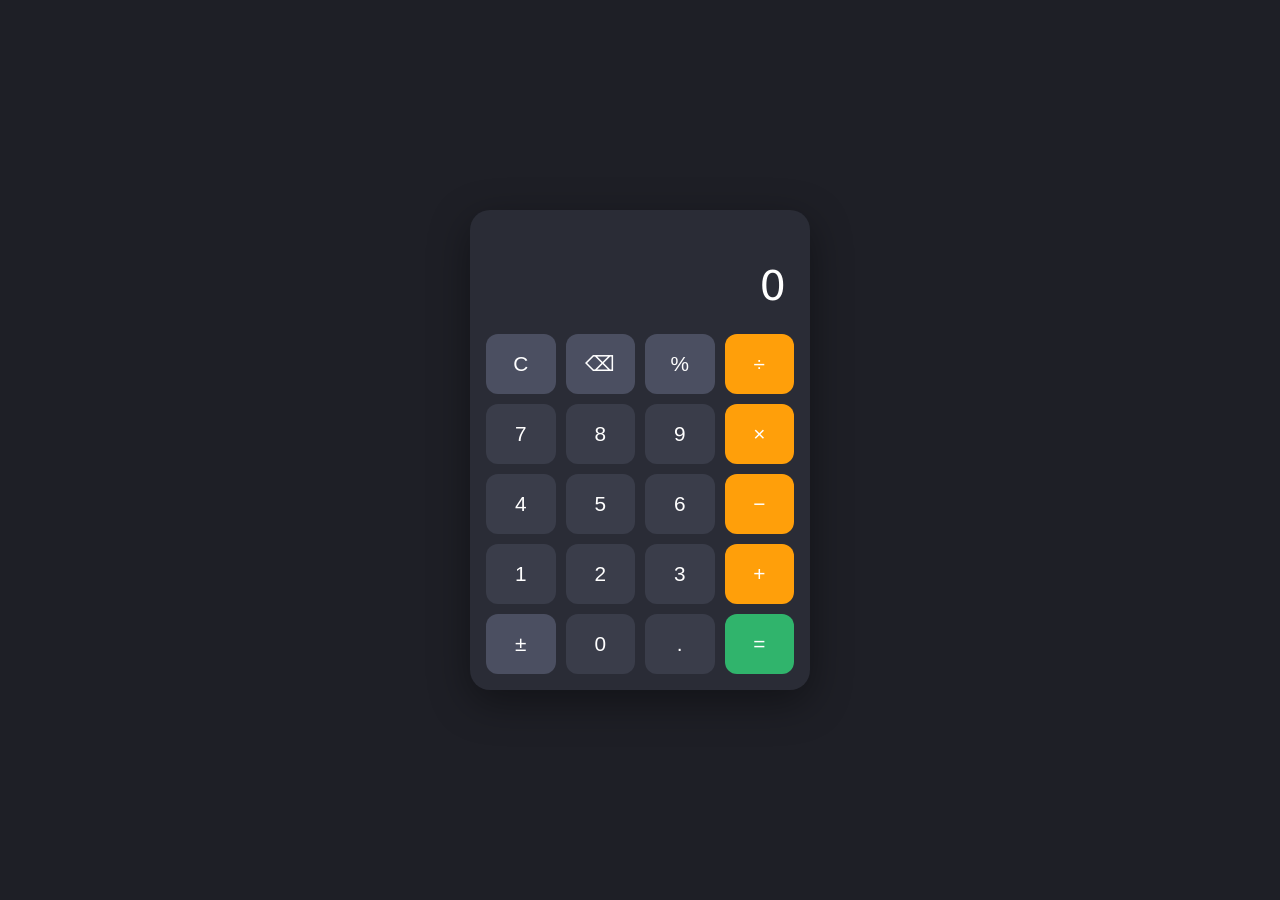
<file: index.html>
<!DOCTYPE html>
<html lang="ar" dir="rtl">
<head>
  <meta charset="UTF-8">
  <meta name="viewport" content="width=device-width, initial-scale=1">
  <title>آلة حاسبة</title>
  <link rel="stylesheet" href="style.css">
</head>
<body>
  <main class="calculator" dir="ltr">
    <div class="display">
      <div id="history" class="history"></div>
      <div id="current" class="current">0</div>
    </div>
    <div class="keys">
      <button data-action="clear" class="fn">C</button>
      <button data-action="delete" class="fn">⌫</button>
      <button data-action="percent" class="fn">%</button>
      <button data-op="÷" class="op">÷</button>

      <button data-num="7">7</button>
      <button data-num="8">8</button>
      <button data-num="9">9</button>
      <button data-op="×" class="op">×</button>

      <button data-num="4">4</button>
      <button data-num="5">5</button>
      <button data-num="6">6</button>
      <button data-op="−" class="op">−</button>

      <button data-num="1">1</button>
      <button data-num="2">2</button>
      <button data-num="3">3</button>
      <button data-op="+" class="op">+</button>

      <button data-action="negate" class="fn">±</button>
      <button data-num="0">0</button>
      <button data-num=".">.</button>
      <button data-action="equals" class="eq">=</button>
    </div>
  </main>
  <script src="script.js"></script>
</body>
</html>
</file>
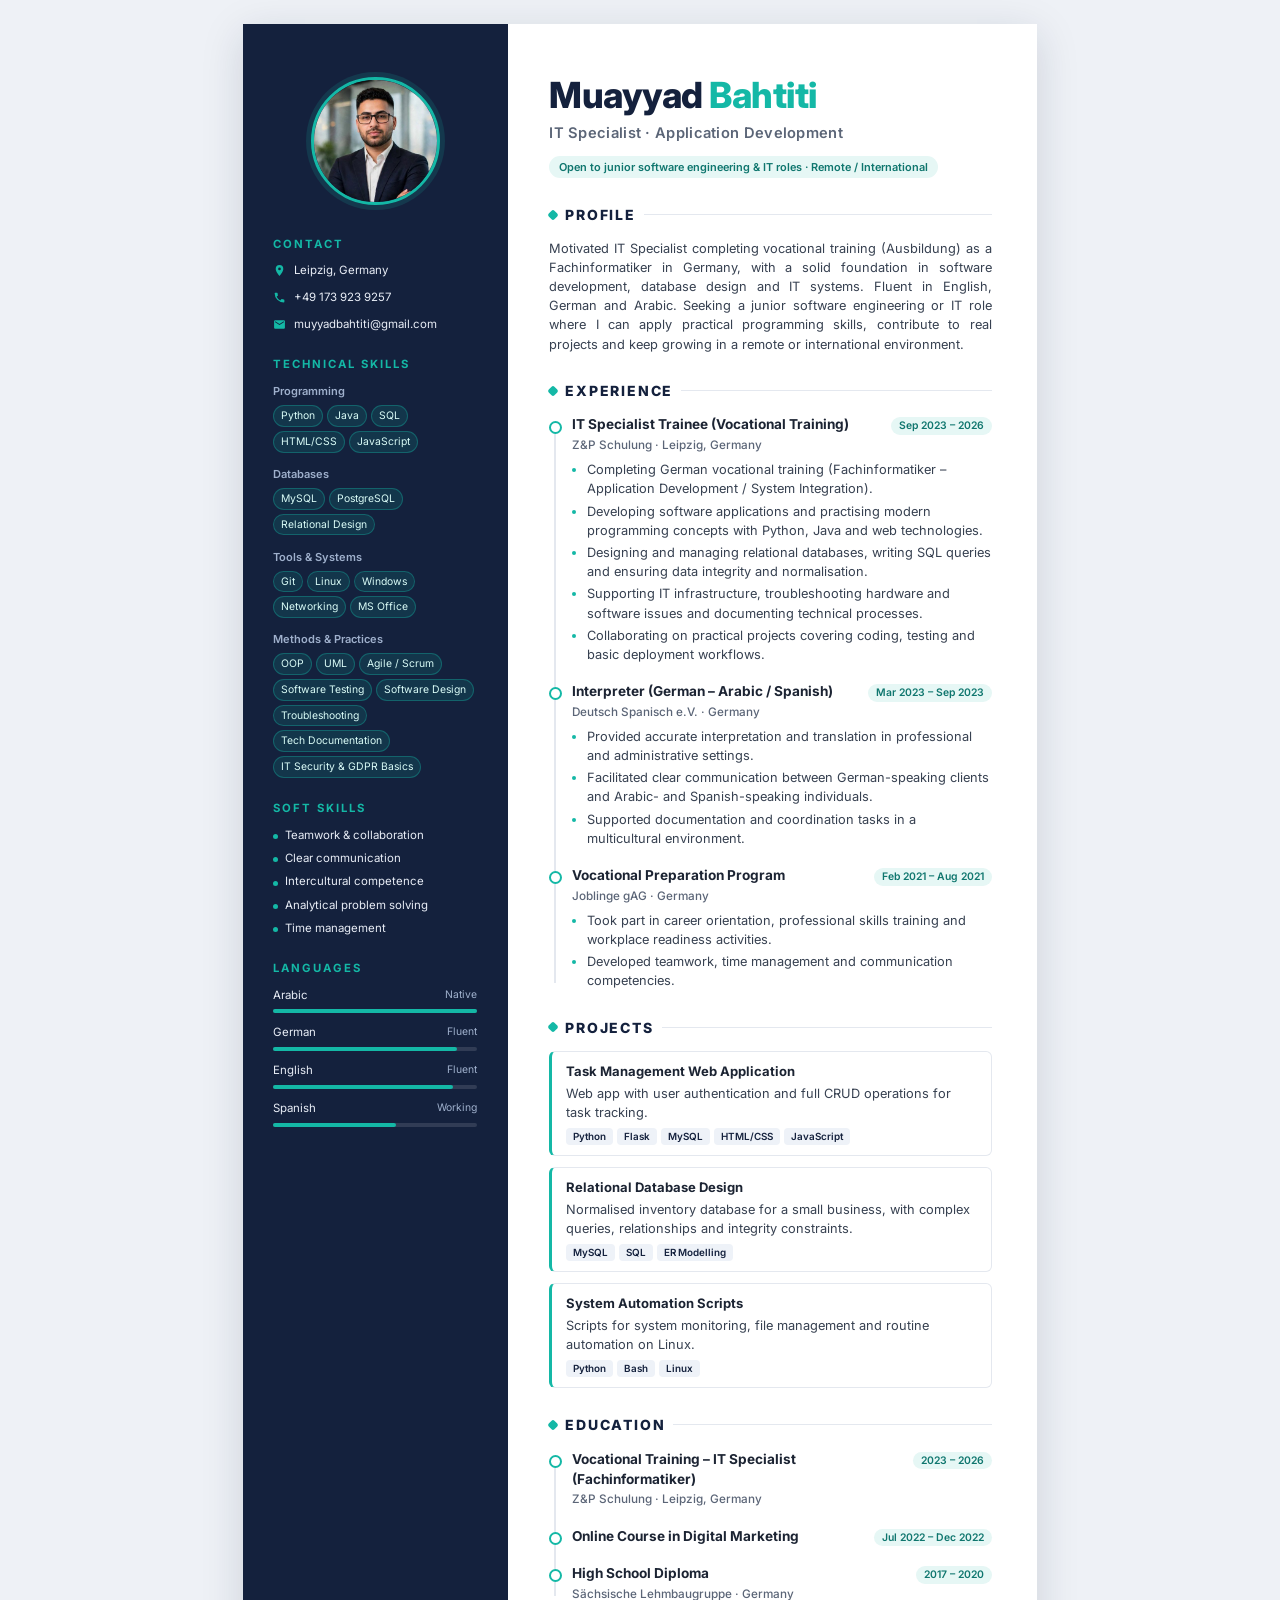
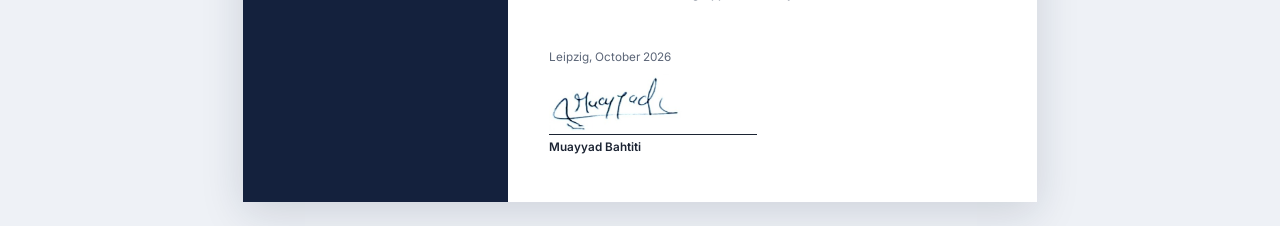
<file: cv/index.html>
<!DOCTYPE html>
<html lang="en">
<head>
<meta charset="UTF-8">
<meta name="viewport" content="width=device-width, initial-scale=1.0">
<title>Muayyad Bahtiti – CV</title>
<link rel="preconnect" href="https://fonts.googleapis.com">
<link href="https://fonts.googleapis.com/css2?family=Inter:wght@400;500;600;700;800&display=swap" rel="stylesheet">
<style>
  :root {
    --ink: #1c2433;
    --muted: #5b6577;
    --line: #e4e8ef;
    --side: #14213d;
    --side-ink: #e8edf6;
    --side-muted: #9fb0cc;
    --accent: #14b8a6;
    --accent-soft: #e6f7f5;
    --page: #ffffff;
    --bg: #eef1f6;
  }
  * { box-sizing: border-box; margin: 0; padding: 0; }
  body {
    font-family: "Inter", "Segoe UI", Roboto, Helvetica, Arial, sans-serif;
    background: var(--bg);
    color: var(--ink);
    font-size: 9.6pt;
    line-height: 1.5;
    -webkit-print-color-adjust: exact;
    print-color-adjust: exact;
  }
  .page {
    width: 210mm;
    min-height: 297mm;
    margin: 24px auto;
    background: var(--page);
    display: grid;
    grid-template-columns: 70mm 1fr;
    box-shadow: 0 10px 40px rgba(20, 33, 61, .15);
  }

  /* ---------- Sidebar ---------- */
  aside {
    background: var(--side);
    color: var(--side-ink);
    padding: 14mm 8mm 12mm;
  }
  .monogram {
    width: 30mm; height: 30mm;
    border-radius: 50%;
    border: 2px solid var(--accent);
    display: grid; place-items: center;
    font-size: 28pt; font-weight: 800; letter-spacing: 1px;
    color: #fff;
    margin: 0 auto 10mm;
    background: rgba(255,255,255,.04);
  }
  .photo {
    display: block;
    width: 34mm; height: 34mm;
    border-radius: 50%;
    object-fit: cover;
    border: 3px solid var(--accent);
    box-shadow: 0 0 0 5px rgba(20,184,166,.15);
    margin: 0 auto 8mm;
  }
  aside h3 {
    font-size: 8.5pt;
    letter-spacing: 2px;
    text-transform: uppercase;
    color: var(--accent);
    margin: 6mm 0 2.6mm;
    font-weight: 700;
  }
  aside h3:first-of-type { margin-top: 0; }
  .contact li {
    list-style: none;
    display: flex; gap: 8px; align-items: flex-start;
    margin-bottom: 2.6mm;
    font-size: 8.6pt;
    word-break: break-word;
  }
  .contact svg { flex: 0 0 13px; width: 13px; height: 13px; margin-top: 2px; fill: var(--accent); }
  .contact a { color: var(--side-ink); text-decoration: none; }

  .skill-group { margin-bottom: 3.5mm; }
  .skill-group h4 {
    font-size: 8.3pt; font-weight: 600; color: var(--side-muted);
    margin-bottom: 1.5mm;
  }
  .chips { display: flex; flex-wrap: wrap; gap: 4px; }
  .chips span {
    font-size: 7.8pt;
    padding: 2px 7px;
    border-radius: 999px;
    background: rgba(20,184,166,.14);
    border: 1px solid rgba(20,184,166,.35);
    color: #d9fbf6;
  }

  .soft li {
    list-style: none; position: relative;
    padding-left: 12px; margin-bottom: 1.6mm; font-size: 8.6pt;
  }
  .soft li::before {
    content: ""; position: absolute; left: 0; top: .62em;
    width: 5px; height: 5px; border-radius: 50%; background: var(--accent);
  }

  .lang { margin-bottom: 3mm; }
  .lang .row { display: flex; justify-content: space-between; font-size: 8.6pt; }
  .lang .row em { font-style: normal; color: var(--side-muted); font-size: 7.8pt; }
  .bar { height: 4px; background: rgba(255,255,255,.12); border-radius: 4px; margin-top: 1.4mm; }
  .bar i { display: block; height: 100%; background: var(--accent); border-radius: 4px; }

  /* ---------- Main ---------- */
  main { padding: 14mm 12mm 12mm 11mm; }
  header h1 {
    font-size: 27pt; font-weight: 800; line-height: 1.05;
    letter-spacing: -.5px; color: var(--side);
  }
  header h1 span { color: var(--accent); }
  header .role {
    margin-top: 2mm;
    font-size: 11pt; font-weight: 600; color: var(--muted);
    letter-spacing: .3px;
  }
  header .tagline {
    margin-top: 3mm;
    display: inline-block;
    background: var(--accent-soft);
    color: #0f766e;
    font-size: 8.2pt; font-weight: 600;
    padding: 3px 10px; border-radius: 999px;
  }

  section { margin-top: 7mm; }
  section > h2 {
    display: flex; align-items: center; gap: 8px;
    font-size: 10.5pt; font-weight: 800;
    letter-spacing: 1.8px; text-transform: uppercase;
    color: var(--side);
    margin-bottom: 3.5mm;
  }
  section > h2::after { content: ""; flex: 1; height: 1px; background: var(--line); }
  section > h2::before {
    content: ""; width: 8px; height: 8px; border-radius: 2px;
    background: var(--accent); transform: rotate(45deg);
  }

  .summary { color: #374151; text-align: justify; }

  .timeline { position: relative; padding-left: 6mm; }
  .timeline::before {
    content: ""; position: absolute; left: 1.2mm; top: 2mm; bottom: 2mm;
    width: 2px; background: var(--line);
  }
  .item { position: relative; margin-bottom: 4.5mm; }
  .item:last-child { margin-bottom: 0; }
  .item::before {
    content: ""; position: absolute; left: -6mm; top: 1.6mm;
    width: 9px; height: 9px; border-radius: 50%;
    background: #fff; border: 2px solid var(--accent);
  }
  .item-head { display: flex; justify-content: space-between; gap: 10px; align-items: baseline; }
  .item h3 { font-size: 10.2pt; font-weight: 700; color: var(--ink); }
  .date {
    flex: 0 0 auto;
    font-size: 7.8pt; font-weight: 600; color: #0f766e;
    background: var(--accent-soft);
    padding: 1px 8px; border-radius: 999px; white-space: nowrap;
  }
  .org { font-size: 8.8pt; color: var(--muted); font-weight: 500; margin: .5mm 0 1.5mm; }
  .item ul { padding-left: 4mm; }
  .item li { margin-bottom: .8mm; color: #374151; }
  .item li::marker { color: var(--accent); }

  .projects { display: grid; grid-template-columns: 1fr; gap: 3mm; }
  .project {
    border: 1px solid var(--line);
    border-left: 3px solid var(--accent);
    border-radius: 6px;
    padding: 2.6mm 3.5mm;
  }
  .project h3 { font-size: 9.8pt; font-weight: 700; }
  .project p { color: #374151; margin-top: .6mm; }
  .stack { display: flex; flex-wrap: wrap; gap: 4px; margin-top: 1.6mm; }
  .stack span {
    font-size: 7.4pt; font-weight: 600; color: var(--side);
    background: #eef2f8; padding: 1px 7px; border-radius: 4px;
  }

  .sign { margin-top: 12mm; width: 55mm; break-inside: avoid; }
  .sign-place { font-size: 8.8pt; color: var(--muted); }
  .sign img { display: block; height: 15mm; margin: 2mm 0 1mm; mix-blend-mode: multiply; }
  .sign-name {
    border-top: 1px solid var(--ink); padding-top: 1mm;
    font-size: 8.8pt; font-weight: 600;
  }

  @media print {
    @page { size: A4; margin: 0; }
    body { background: none; }
    .page { margin: 0; box-shadow: none; min-height: 594mm; }
    .page-break { break-before: page; padding-top: 14mm; }
    .item, .project { break-inside: avoid; }
  }
  @media screen and (max-width: 820px) {
    .page { width: auto; min-height: 0; margin: 0; grid-template-columns: 1fr; }
    main { padding: 24px 16px; }
    aside { padding: 24px 16px; }
  }
</style>
</head>
<body>
<div class="page">

  <!-- ================= SIDEBAR ================= -->
  <aside>
    <img class="photo" src="photo.jpg" alt="Muayyad Bahtiti">

    <h3>Contact</h3>
    <ul class="contact">
      <li>
        <svg viewBox="0 0 24 24"><path d="M12 2a7 7 0 0 0-7 7c0 5.25 7 13 7 13s7-7.75 7-13a7 7 0 0 0-7-7zm0 9.5A2.5 2.5 0 1 1 12 6.5a2.5 2.5 0 0 1 0 5z"/></svg>
        Leipzig, Germany
      </li>
      <li>
        <svg viewBox="0 0 24 24"><path d="M6.6 10.8a15.1 15.1 0 0 0 6.6 6.6l2.2-2.2a1 1 0 0 1 1-.25 11.4 11.4 0 0 0 3.6.57 1 1 0 0 1 1 1V20a1 1 0 0 1-1 1A17 17 0 0 1 3 4a1 1 0 0 1 1-1h3.5a1 1 0 0 1 1 1c0 1.25.2 2.45.57 3.57a1 1 0 0 1-.25 1z"/></svg>
        <a href="tel:+491739239257">+49 173 923 9257</a>
      </li>
      <li>
        <svg viewBox="0 0 24 24"><path d="M20 4H4a2 2 0 0 0-2 2v12a2 2 0 0 0 2 2h16a2 2 0 0 0 2-2V6a2 2 0 0 0-2-2zm0 4-8 5-8-5V6l8 5 8-5z"/></svg>
        <a href="mailto:muyyadbahtiti@gmail.com">muyyadbahtiti@gmail.com</a>
      </li>
    </ul>

    <h3>Technical Skills</h3>
    <div class="skill-group">
      <h4>Programming</h4>
      <div class="chips"><span>Python</span><span>Java</span><span>SQL</span><span>HTML/CSS</span><span>JavaScript</span></div>
    </div>
    <div class="skill-group">
      <h4>Databases</h4>
      <div class="chips"><span>MySQL</span><span>PostgreSQL</span><span>Relational Design</span></div>
    </div>
    <div class="skill-group">
      <h4>Tools &amp; Systems</h4>
      <div class="chips"><span>Git</span><span>Linux</span><span>Windows</span><span>Networking</span><span>MS Office</span></div>
    </div>
    <div class="skill-group">
      <h4>Methods &amp; Practices</h4>
      <div class="chips"><span>OOP</span><span>UML</span><span>Agile / Scrum</span><span>Software Testing</span><span>Software Design</span><span>Troubleshooting</span><span>Tech Documentation</span><span>IT Security &amp; GDPR Basics</span></div>
    </div>

    <h3>Soft Skills</h3>
    <ul class="soft">
      <li>Teamwork &amp; collaboration</li>
      <li>Clear communication</li>
      <li>Intercultural competence</li>
      <li>Analytical problem solving</li>
      <li>Time management</li>
    </ul>

    <h3>Languages</h3>
    <div class="lang">
      <div class="row">Arabic <em>Native</em></div>
      <div class="bar"><i style="width:100%"></i></div>
    </div>
    <div class="lang">
      <div class="row">German <em>Fluent</em></div>
      <div class="bar"><i style="width:90%"></i></div>
    </div>
    <div class="lang">
      <div class="row">English <em>Fluent</em></div>
      <div class="bar"><i style="width:88%"></i></div>
    </div>
    <div class="lang">
      <div class="row">Spanish <em>Working</em></div>
      <div class="bar"><i style="width:60%"></i></div>
    </div>
  </aside>

  <!-- ================= MAIN ================= -->
  <main>
    <header>
      <h1>Muayyad <span>Bahtiti</span></h1>
      <div class="role">IT Specialist · Application Development</div>
      <div class="tagline">Open to junior software engineering &amp; IT roles · Remote / International</div>
    </header>

    <section>
      <h2>Profile</h2>
      <p class="summary">
        Motivated IT Specialist completing vocational training (Ausbildung) as a Fachinformatiker in Germany,
        with a solid foundation in software development, database design and IT systems. Fluent in English,
        German and Arabic. Seeking a junior software engineering or IT role where I can apply practical
        programming skills, contribute to real projects and keep growing in a remote or international environment.
      </p>
    </section>

    <section>
      <h2>Experience</h2>
      <div class="timeline">
        <div class="item">
          <div class="item-head">
            <h3>IT Specialist Trainee (Vocational Training)</h3>
            <span class="date">Sep 2023 – 2026</span>
          </div>
          <div class="org">Z&amp;P Schulung · Leipzig, Germany</div>
          <ul>
            <li>Completing German vocational training (Fachinformatiker – Application Development / System Integration).</li>
            <li>Developing software applications and practising modern programming concepts with Python, Java and web technologies.</li>
            <li>Designing and managing relational databases, writing SQL queries and ensuring data integrity and normalisation.</li>
            <li>Supporting IT infrastructure, troubleshooting hardware and software issues and documenting technical processes.</li>
            <li>Collaborating on practical projects covering coding, testing and basic deployment workflows.</li>
          </ul>
        </div>
        <div class="item">
          <div class="item-head">
            <h3>Interpreter (German – Arabic / Spanish)</h3>
            <span class="date">Mar 2023 – Sep 2023</span>
          </div>
          <div class="org">Deutsch Spanisch e.V. · Germany</div>
          <ul>
            <li>Provided accurate interpretation and translation in professional and administrative settings.</li>
            <li>Facilitated clear communication between German-speaking clients and Arabic- and Spanish-speaking individuals.</li>
            <li>Supported documentation and coordination tasks in a multicultural environment.</li>
          </ul>
        </div>
        <div class="item">
          <div class="item-head">
            <h3>Vocational Preparation Program</h3>
            <span class="date">Feb 2021 – Aug 2021</span>
          </div>
          <div class="org">Joblinge gAG · Germany</div>
          <ul>
            <li>Took part in career orientation, professional skills training and workplace readiness activities.</li>
            <li>Developed teamwork, time management and communication competencies.</li>
          </ul>
        </div>
      </div>
    </section>

    <section class="page-break">
      <h2>Projects</h2>
      <div class="projects">
        <div class="project">
          <h3>Task Management Web Application</h3>
          <p>Web app with user authentication and full CRUD operations for task tracking.</p>
          <div class="stack"><span>Python</span><span>Flask</span><span>MySQL</span><span>HTML/CSS</span><span>JavaScript</span></div>
        </div>
        <div class="project">
          <h3>Relational Database Design</h3>
          <p>Normalised inventory database for a small business, with complex queries, relationships and integrity constraints.</p>
          <div class="stack"><span>MySQL</span><span>SQL</span><span>ER Modelling</span></div>
        </div>
        <div class="project">
          <h3>System Automation Scripts</h3>
          <p>Scripts for system monitoring, file management and routine automation on Linux.</p>
          <div class="stack"><span>Python</span><span>Bash</span><span>Linux</span></div>
        </div>
      </div>
    </section>

    <section>
      <h2>Education</h2>
      <div class="timeline">
        <div class="item">
          <div class="item-head">
            <h3>Vocational Training – IT Specialist (Fachinformatiker)</h3>
            <span class="date">2023 – 2026</span>
          </div>
          <div class="org">Z&amp;P Schulung · Leipzig, Germany</div>
        </div>
        <div class="item">
          <div class="item-head">
            <h3>Online Course in Digital Marketing</h3>
            <span class="date">Jul 2022 – Dec 2022</span>
          </div>
        </div>
        <div class="item">
          <div class="item-head">
            <h3>High School Diploma</h3>
            <span class="date">2017 – 2020</span>
          </div>
          <div class="org">Sächsische Lehmbaugruppe · Germany</div>
        </div>
      </div>
    </section>

    <div class="sign">
      <div class="sign-place">Leipzig, October 2026</div>
      <img src="signature.jpg" alt="Signature">
      <div class="sign-name">Muayyad Bahtiti</div>
    </div>
  </main>
</div>
</body>
</html>
</file>
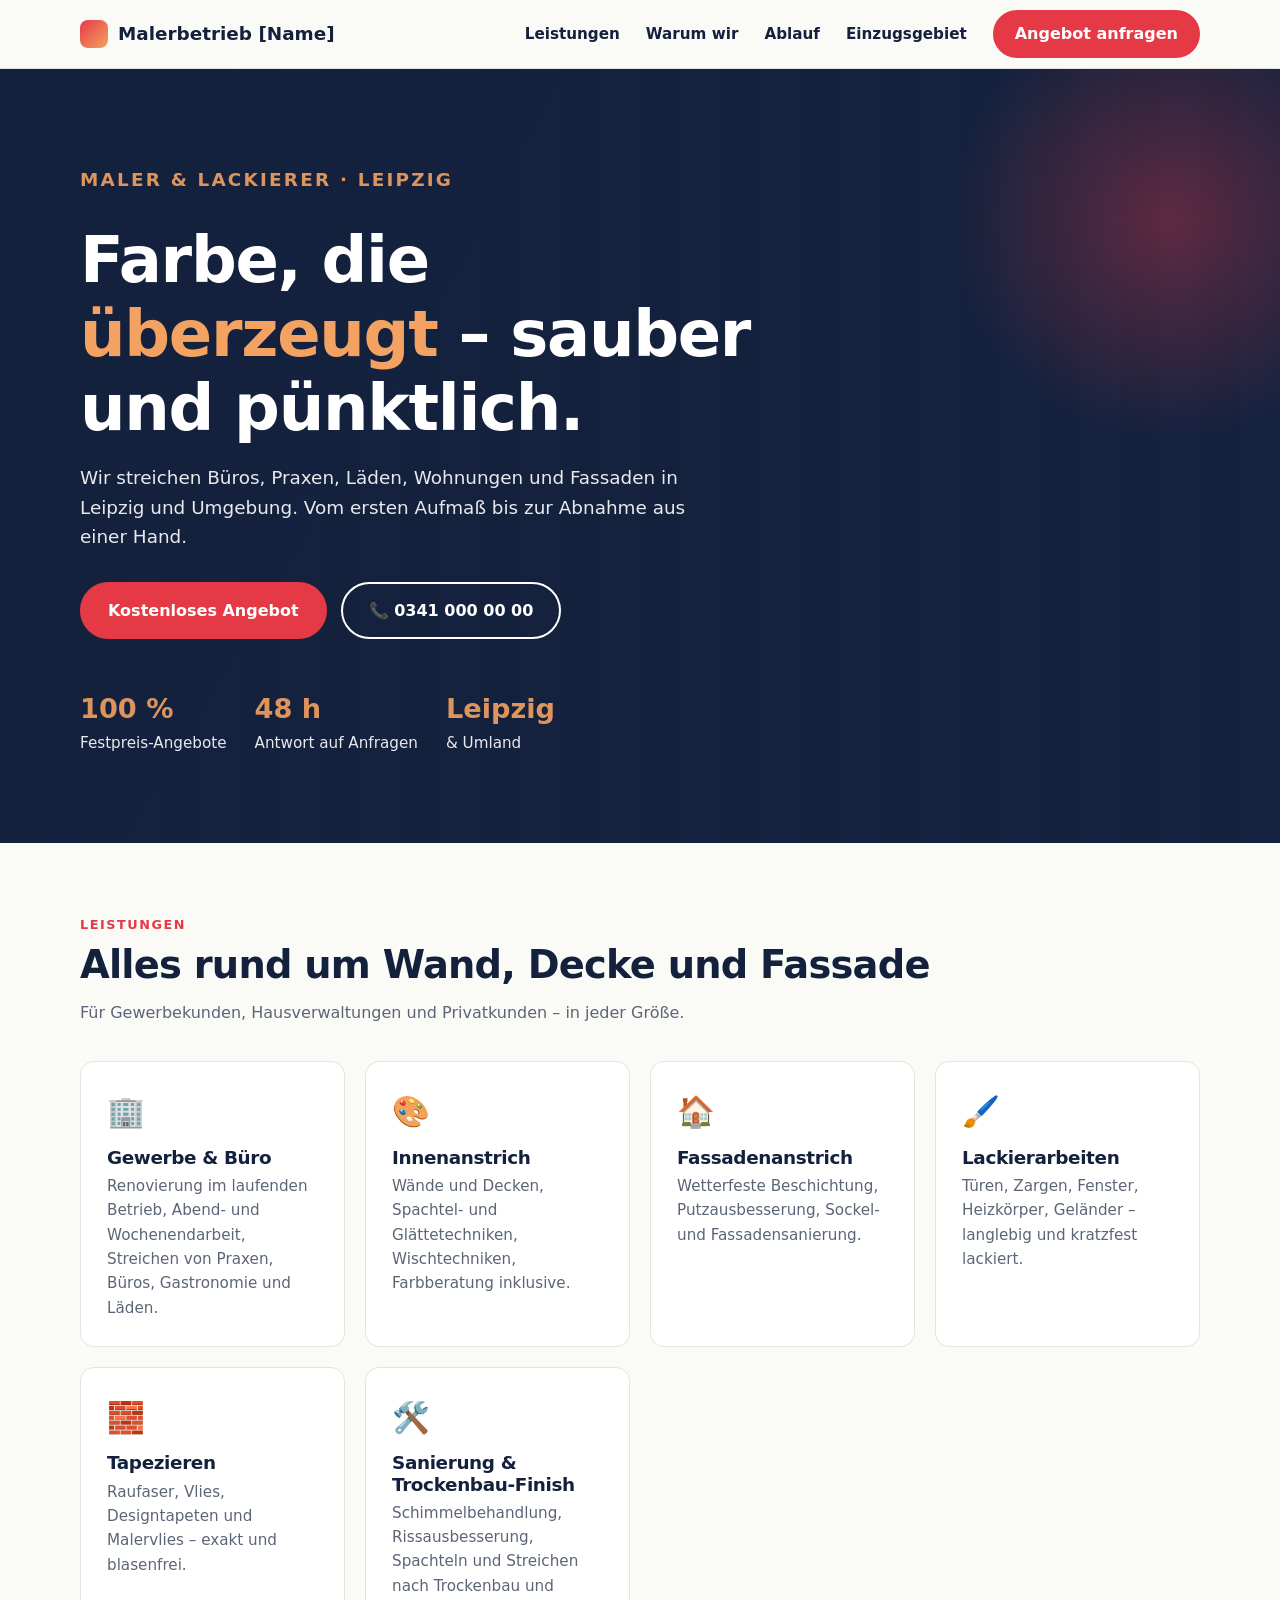
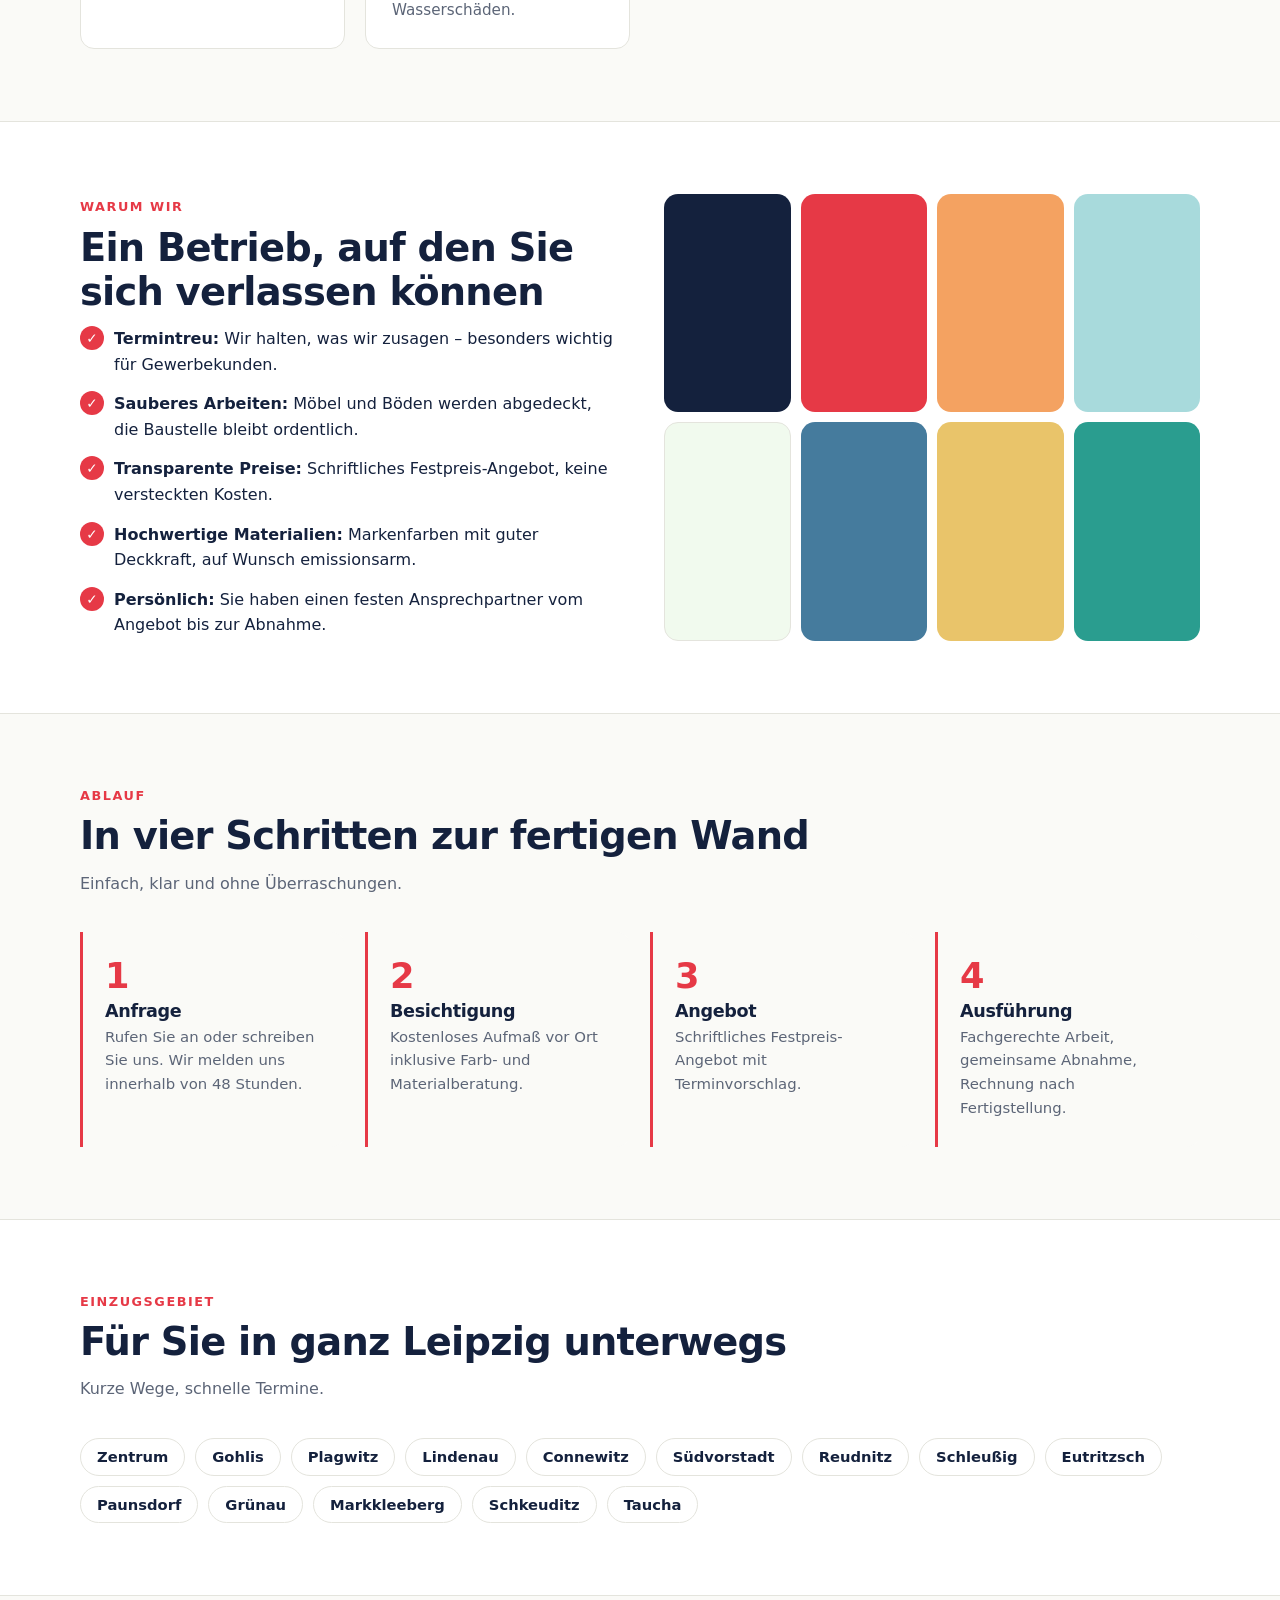
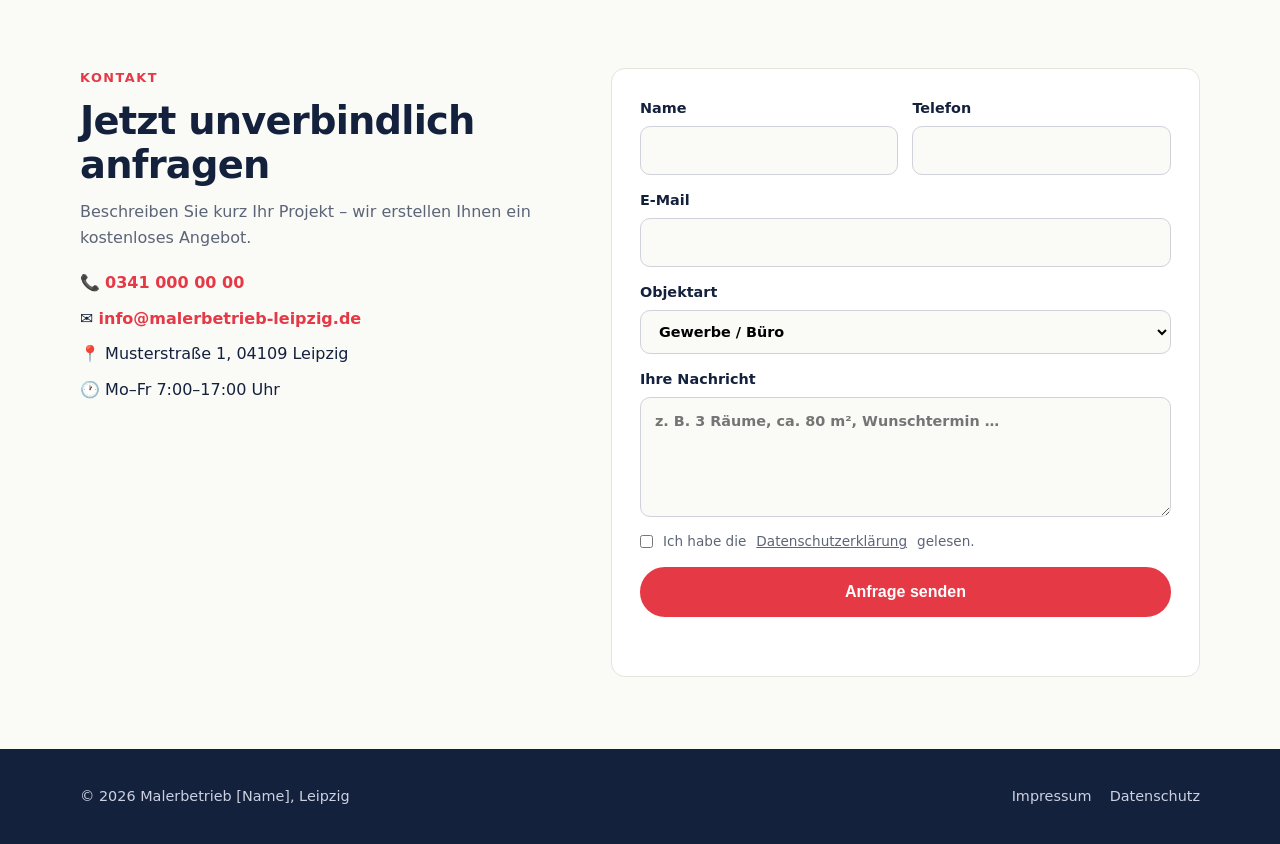
<file: malerbetrieb/index.html>
<!DOCTYPE html>
<html lang="de">
<head>
<meta charset="UTF-8">
<meta name="viewport" content="width=device-width,initial-scale=1">
<title>Malerbetrieb Leipzig – Gewerbe &amp; Privat | Maler- und Lackierarbeiten</title>
<meta name="description" content="Ihr Malerbetrieb in Leipzig: Innen- &amp; Außenanstrich, Fassade, Lackierung, Tapezieren, Trockenbau-Finish. Zuverlässig, sauber, termingerecht. Jetzt kostenloses Angebot anfragen.">
<link rel="stylesheet" href="style.css">
<script type="application/ld+json">
{"@context":"https://schema.org","@type":"HousePainter","name":"Malerbetrieb Leipzig","address":{"@type":"PostalAddress","streetAddress":"Musterstraße 1","postalCode":"04109","addressLocality":"Leipzig","addressCountry":"DE"},"telephone":"+49 341 0000000","areaServed":"Leipzig"}
</script>
</head>
<body>
<header><div class="wrap nav">
  <a class="logo" href="#top"><i></i>Malerbetrieb [Name]</a>
  <nav><button class="burger" aria-label="Menü">☰</button>
    <ul>
      <li><a href="#leistungen">Leistungen</a></li>
      <li><a href="#vorteile">Warum wir</a></li>
      <li><a href="#ablauf">Ablauf</a></li>
      <li><a href="#gebiet">Einzugsgebiet</a></li>
      <li><a class="btn" style="padding:9px 20px;color:#fff" href="#kontakt">Angebot anfragen</a></li>
    </ul>
  </nav>
</div></header>

<main id="top">
<section class="hero"><div class="wrap">
  <p class="eyebrow" style="color:var(--accent)">Maler &amp; Lackierer · Leipzig</p>
  <h1>Farbe, die <em>überzeugt</em> – sauber und pünktlich.</h1>
  <p>Wir streichen Büros, Praxen, Läden, Wohnungen und Fassaden in Leipzig und Umgebung. Vom ersten Aufmaß bis zur Abnahme aus einer Hand.</p>
  <div class="cta">
    <a class="btn" href="#kontakt">Kostenloses Angebot</a>
    <a class="btn ghost" href="tel:+493410000000">📞 0341 000 00 00</a>
  </div>
  <div class="badges">
    <div><b>100 %</b>Festpreis-Angebote</div>
    <div><b>48 h</b>Antwort auf Anfragen</div>
    <div><b>Leipzig</b>& Umland</div>
  </div>
</div></section>

<section id="leistungen"><div class="wrap">
  <p class="eyebrow">Leistungen</p>
  <h2>Alles rund um Wand, Decke und Fassade</h2>
  <p class="lead">Für Gewerbekunden, Hausverwaltungen und Privatkunden – in jeder Größe.</p>
  <div class="grid">
    <div class="card"><div class="ic">🏢</div><h3>Gewerbe &amp; Büro</h3><p>Renovierung im laufenden Betrieb, Abend- und Wochenendarbeit, Streichen von Praxen, Büros, Gastronomie und Läden.</p></div>
    <div class="card"><div class="ic">🎨</div><h3>Innenanstrich</h3><p>Wände und Decken, Spachtel- und Glättetechniken, Wischtechniken, Farbberatung inklusive.</p></div>
    <div class="card"><div class="ic">🏠</div><h3>Fassadenanstrich</h3><p>Wetterfeste Beschichtung, Putzausbesserung, Sockel- und Fassadensanierung.</p></div>
    <div class="card"><div class="ic">🖌️</div><h3>Lackierarbeiten</h3><p>Türen, Zargen, Fenster, Heizkörper, Geländer – langlebig und kratzfest lackiert.</p></div>
    <div class="card"><div class="ic">🧱</div><h3>Tapezieren</h3><p>Raufaser, Vlies, Designtapeten und Malervlies – exakt und blasenfrei.</p></div>
    <div class="card"><div class="ic">🛠️</div><h3>Sanierung &amp; Trockenbau-Finish</h3><p>Schimmelbehandlung, Rissausbesserung, Spachteln und Streichen nach Trockenbau und Wasserschäden.</p></div>
  </div>
</div></section>

<section id="vorteile" class="alt"><div class="wrap why">
  <div>
    <p class="eyebrow">Warum wir</p>
    <h2>Ein Betrieb, auf den Sie sich verlassen können</h2>
    <ul>
      <li><b>Termintreu:</b> Wir halten, was wir zusagen – besonders wichtig für Gewerbekunden.</li>
      <li><b>Sauberes Arbeiten:</b> Möbel und Böden werden abgedeckt, die Baustelle bleibt ordentlich.</li>
      <li><b>Transparente Preise:</b> Schriftliches Festpreis-Angebot, keine versteckten Kosten.</li>
      <li><b>Hochwertige Materialien:</b> Markenfarben mit guter Deckkraft, auf Wunsch emissionsarm.</li>
      <li><b>Persönlich:</b> Sie haben einen festen Ansprechpartner vom Angebot bis zur Abnahme.</li>
    </ul>
  </div>
  <div class="palette" aria-hidden="true"><span></span><span></span><span></span><span></span><span></span><span></span><span></span><span></span></div>
</div></section>

<section id="ablauf"><div class="wrap">
  <p class="eyebrow">Ablauf</p>
  <h2>In vier Schritten zur fertigen Wand</h2>
  <p class="lead">Einfach, klar und ohne Überraschungen.</p>
  <div class="steps">
    <div class="step"><h3>Anfrage</h3><p>Rufen Sie an oder schreiben Sie uns. Wir melden uns innerhalb von 48 Stunden.</p></div>
    <div class="step"><h3>Besichtigung</h3><p>Kostenloses Aufmaß vor Ort inklusive Farb- und Materialberatung.</p></div>
    <div class="step"><h3>Angebot</h3><p>Schriftliches Festpreis-Angebot mit Terminvorschlag.</p></div>
    <div class="step"><h3>Ausführung</h3><p>Fachgerechte Arbeit, gemeinsame Abnahme, Rechnung nach Fertigstellung.</p></div>
  </div>
</div></section>

<section id="gebiet" class="alt"><div class="wrap">
  <p class="eyebrow">Einzugsgebiet</p>
  <h2>Für Sie in ganz Leipzig unterwegs</h2>
  <p class="lead">Kurze Wege, schnelle Termine.</p>
  <div class="tags">
    <span>Zentrum</span><span>Gohlis</span><span>Plagwitz</span><span>Lindenau</span><span>Connewitz</span><span>Südvorstadt</span><span>Reudnitz</span><span>Schleußig</span><span>Eutritzsch</span><span>Paunsdorf</span><span>Grünau</span><span>Markkleeberg</span><span>Schkeuditz</span><span>Taucha</span>
  </div>
</div></section>

<section id="kontakt"><div class="wrap contact">
  <div class="info">
    <p class="eyebrow">Kontakt</p>
    <h2>Jetzt unverbindlich anfragen</h2>
    <p class="lead" style="margin-bottom:20px">Beschreiben Sie kurz Ihr Projekt – wir erstellen Ihnen ein kostenloses Angebot.</p>
    <p>📞 <a href="tel:+493410000000">0341 000 00 00</a></p>
    <p>✉️ <a href="mailto:info@malerbetrieb-leipzig.de">info@malerbetrieb-leipzig.de</a></p>
    <p>📍 Musterstraße 1, 04109 Leipzig</p>
    <p>🕐 Mo–Fr 7:00–17:00 Uhr</p>
  </div>
  <form id="form">
    <div class="row">
      <label>Name<input name="name" required autocomplete="name"></label>
      <label>Telefon<input name="tel" type="tel" autocomplete="tel"></label>
    </div>
    <label>E-Mail<input name="mail" type="email" required autocomplete="email"></label>
    <label>Objektart
      <select name="art"><option>Gewerbe / Büro</option><option>Wohnung</option><option>Haus / Fassade</option><option>Hausverwaltung</option><option>Sonstiges</option></select>
    </label>
    <label>Ihre Nachricht<textarea name="msg" required placeholder="z. B. 3 Räume, ca. 80 m², Wunschtermin …"></textarea></label>
    <label class="check"><input type="checkbox" required> Ich habe die <a href="datenschutz.html">Datenschutzerklärung</a> gelesen.</label>
    <button class="btn" type="submit">Anfrage senden</button>
    <p class="note" id="note"></p>
  </form>
</div></section>
</main>

<a class="fab" href="tel:+493410000000">📞 Anrufen</a>
<footer><div class="wrap">
  <span>© <span id="year"></span> Malerbetrieb [Name], Leipzig</span>
  <span><a href="impressum.html">Impressum</a><a href="datenschutz.html">Datenschutz</a></span>
</div></footer>
<script src="script.js" defer></script>
</body>
</html>
</file>
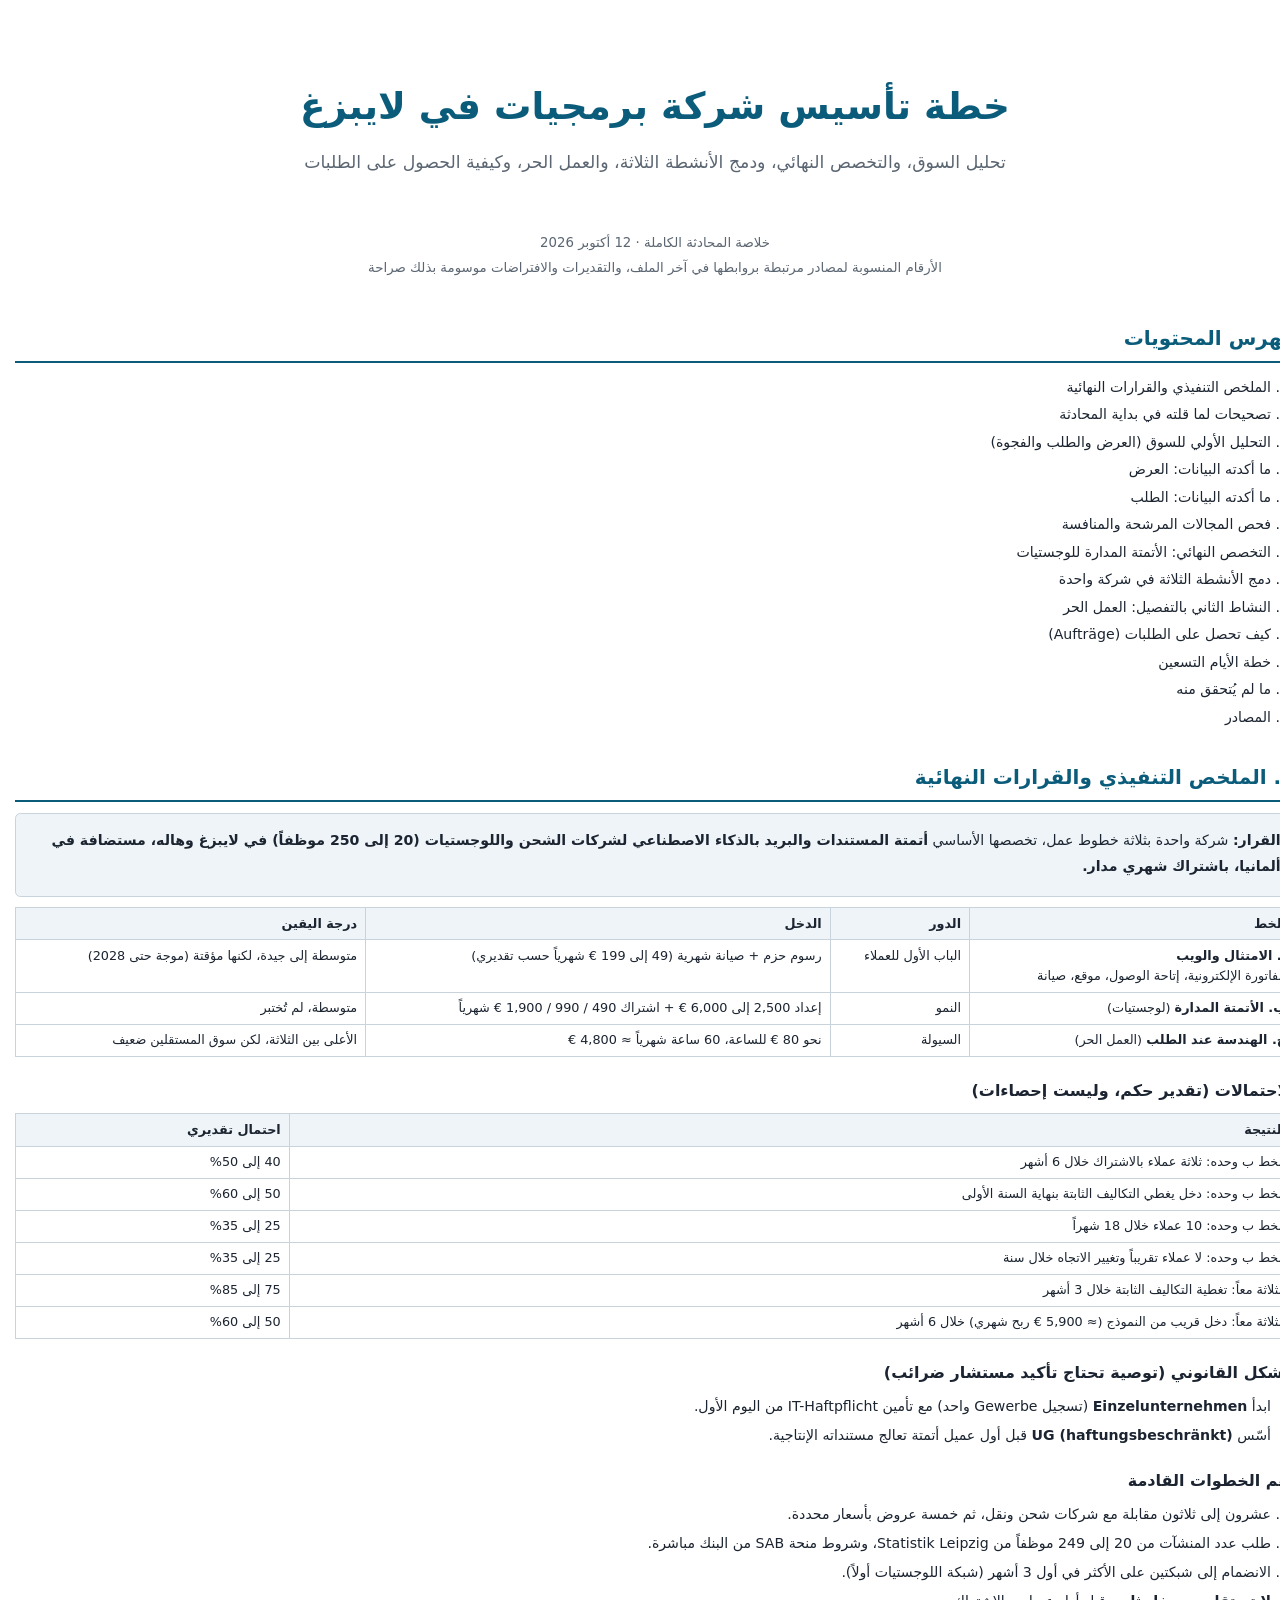
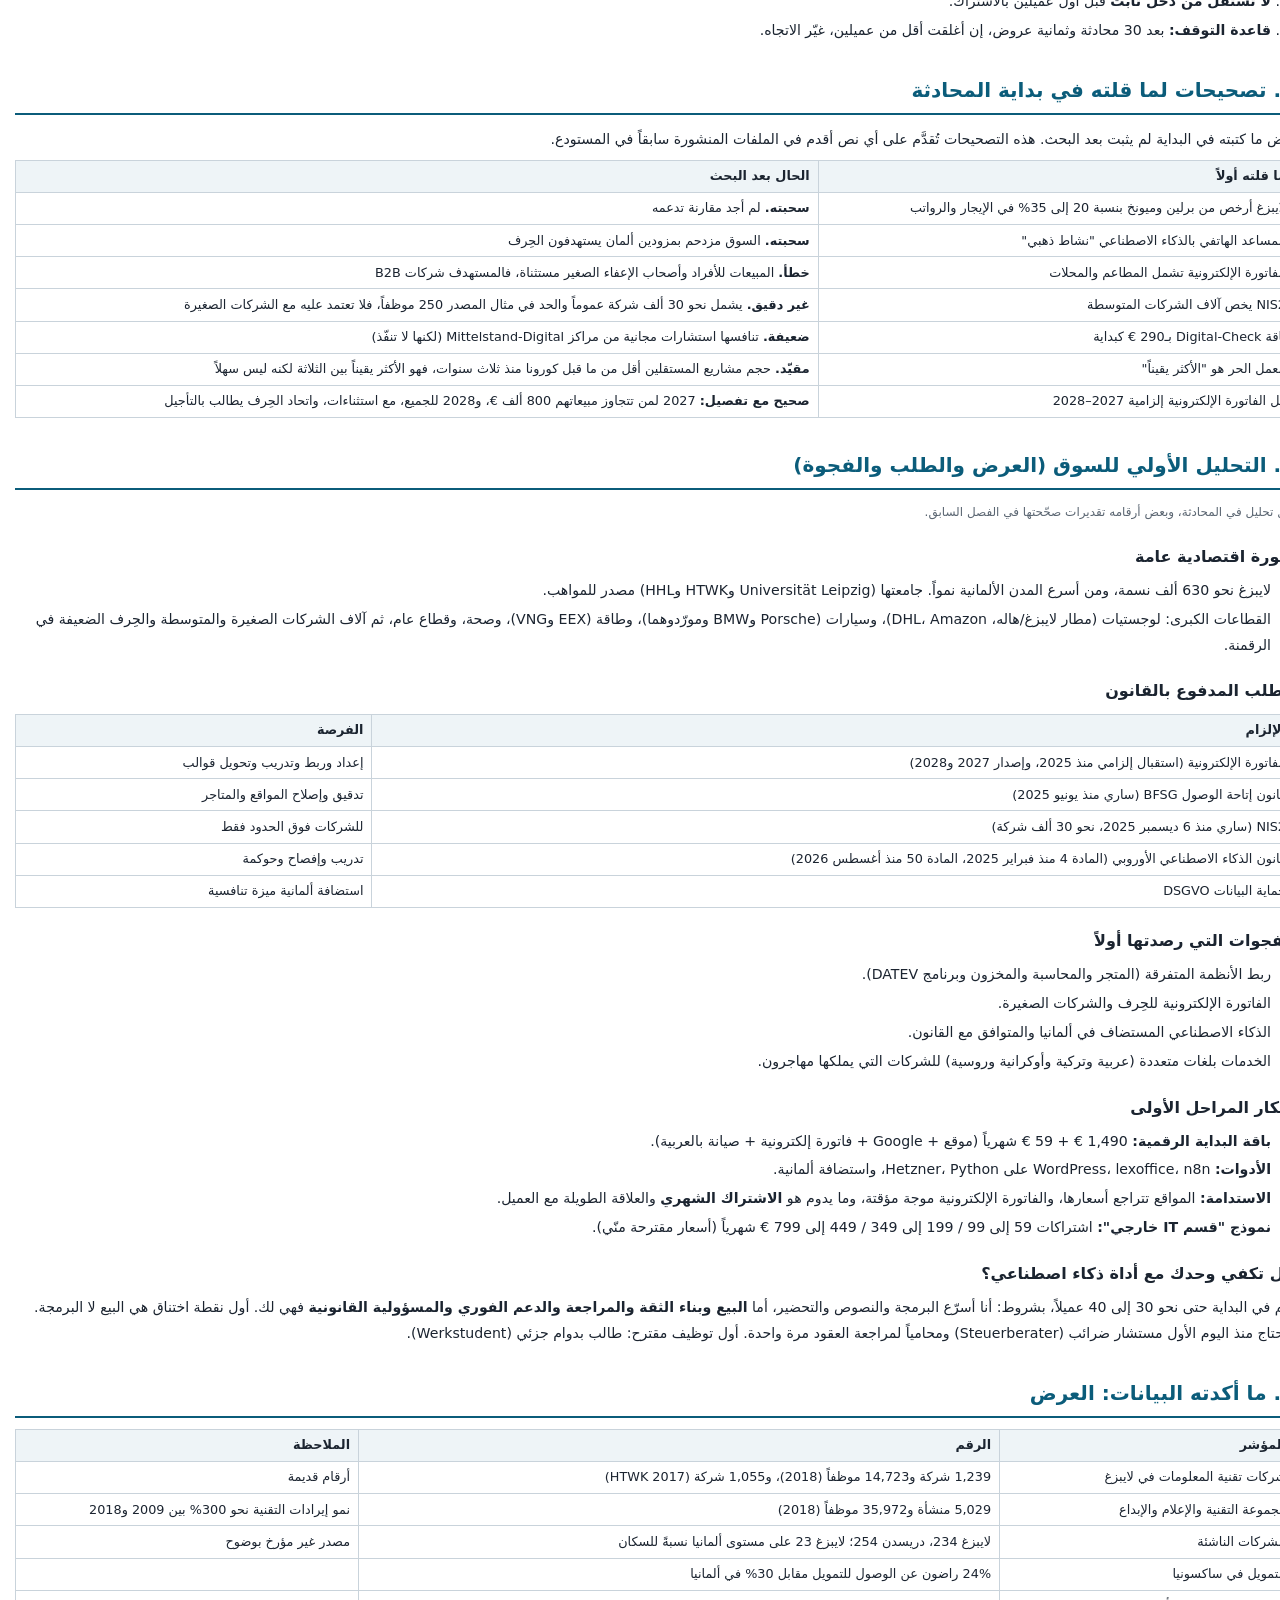
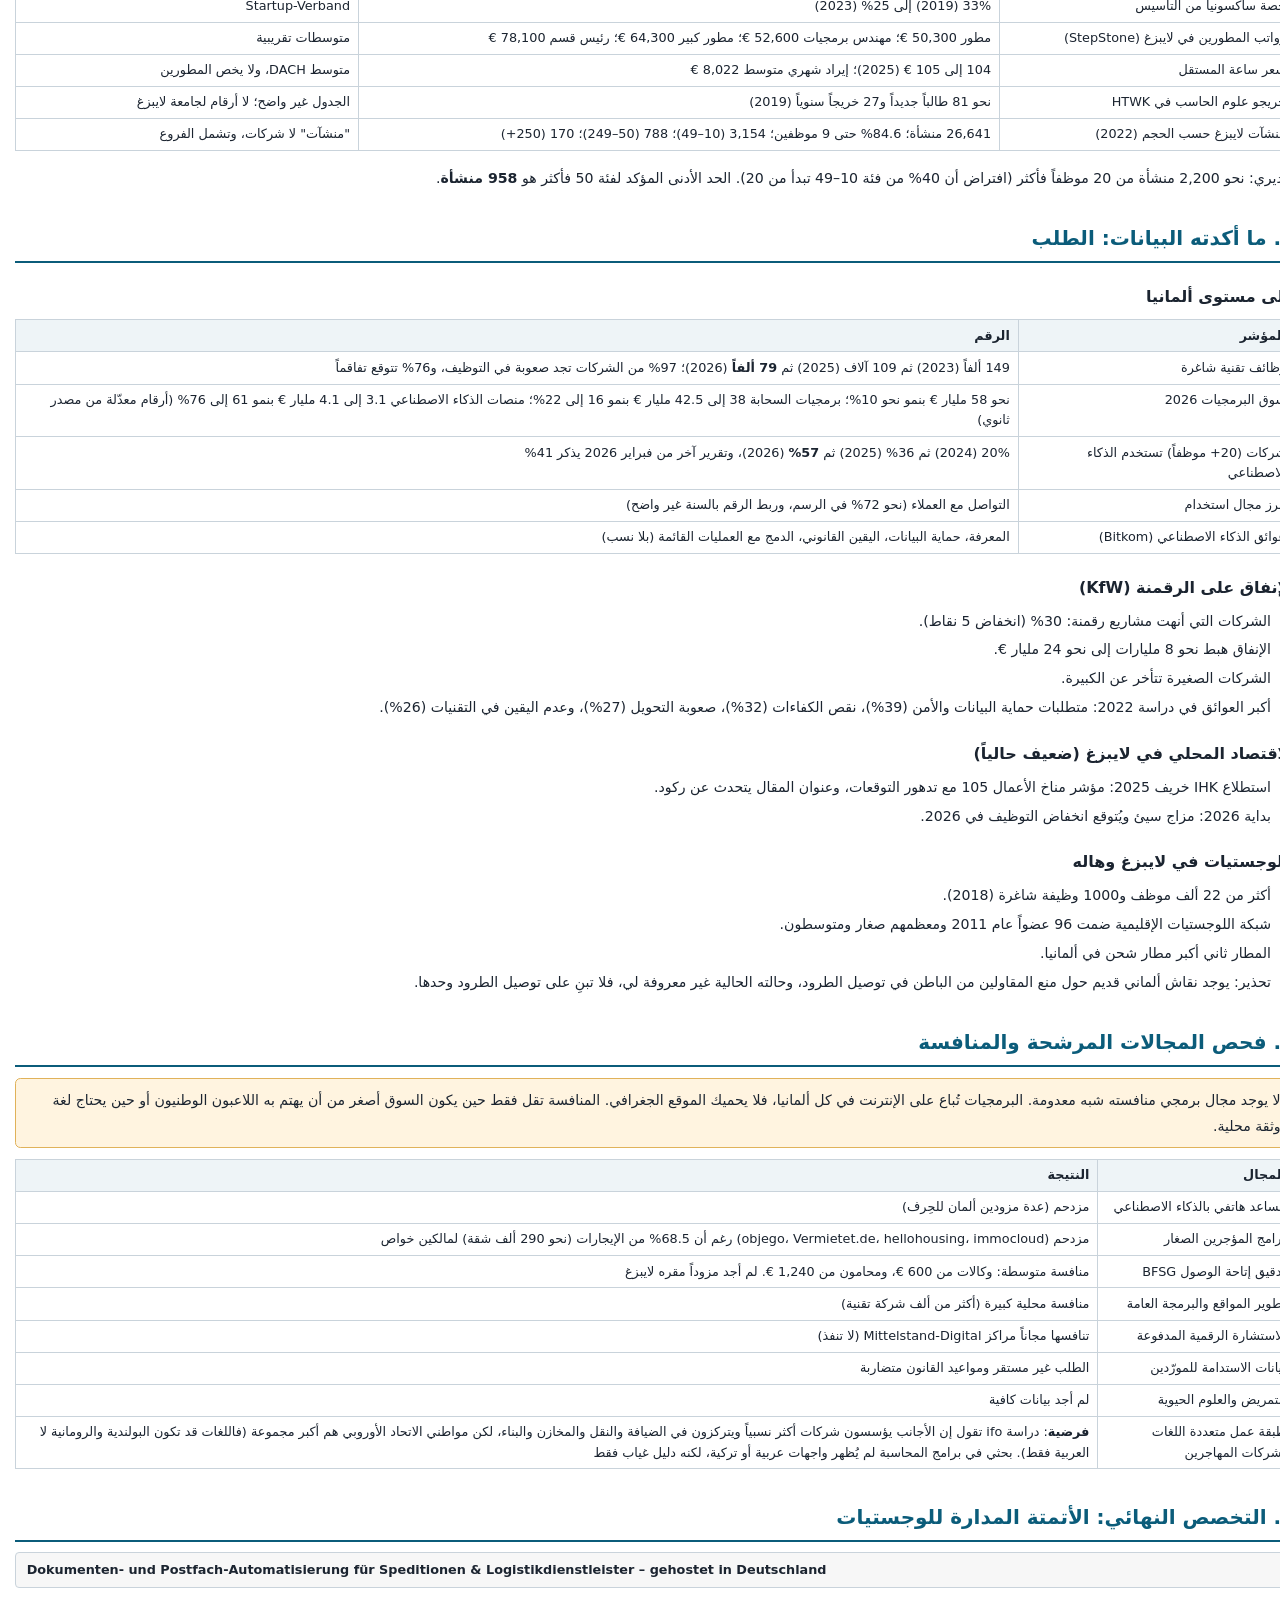
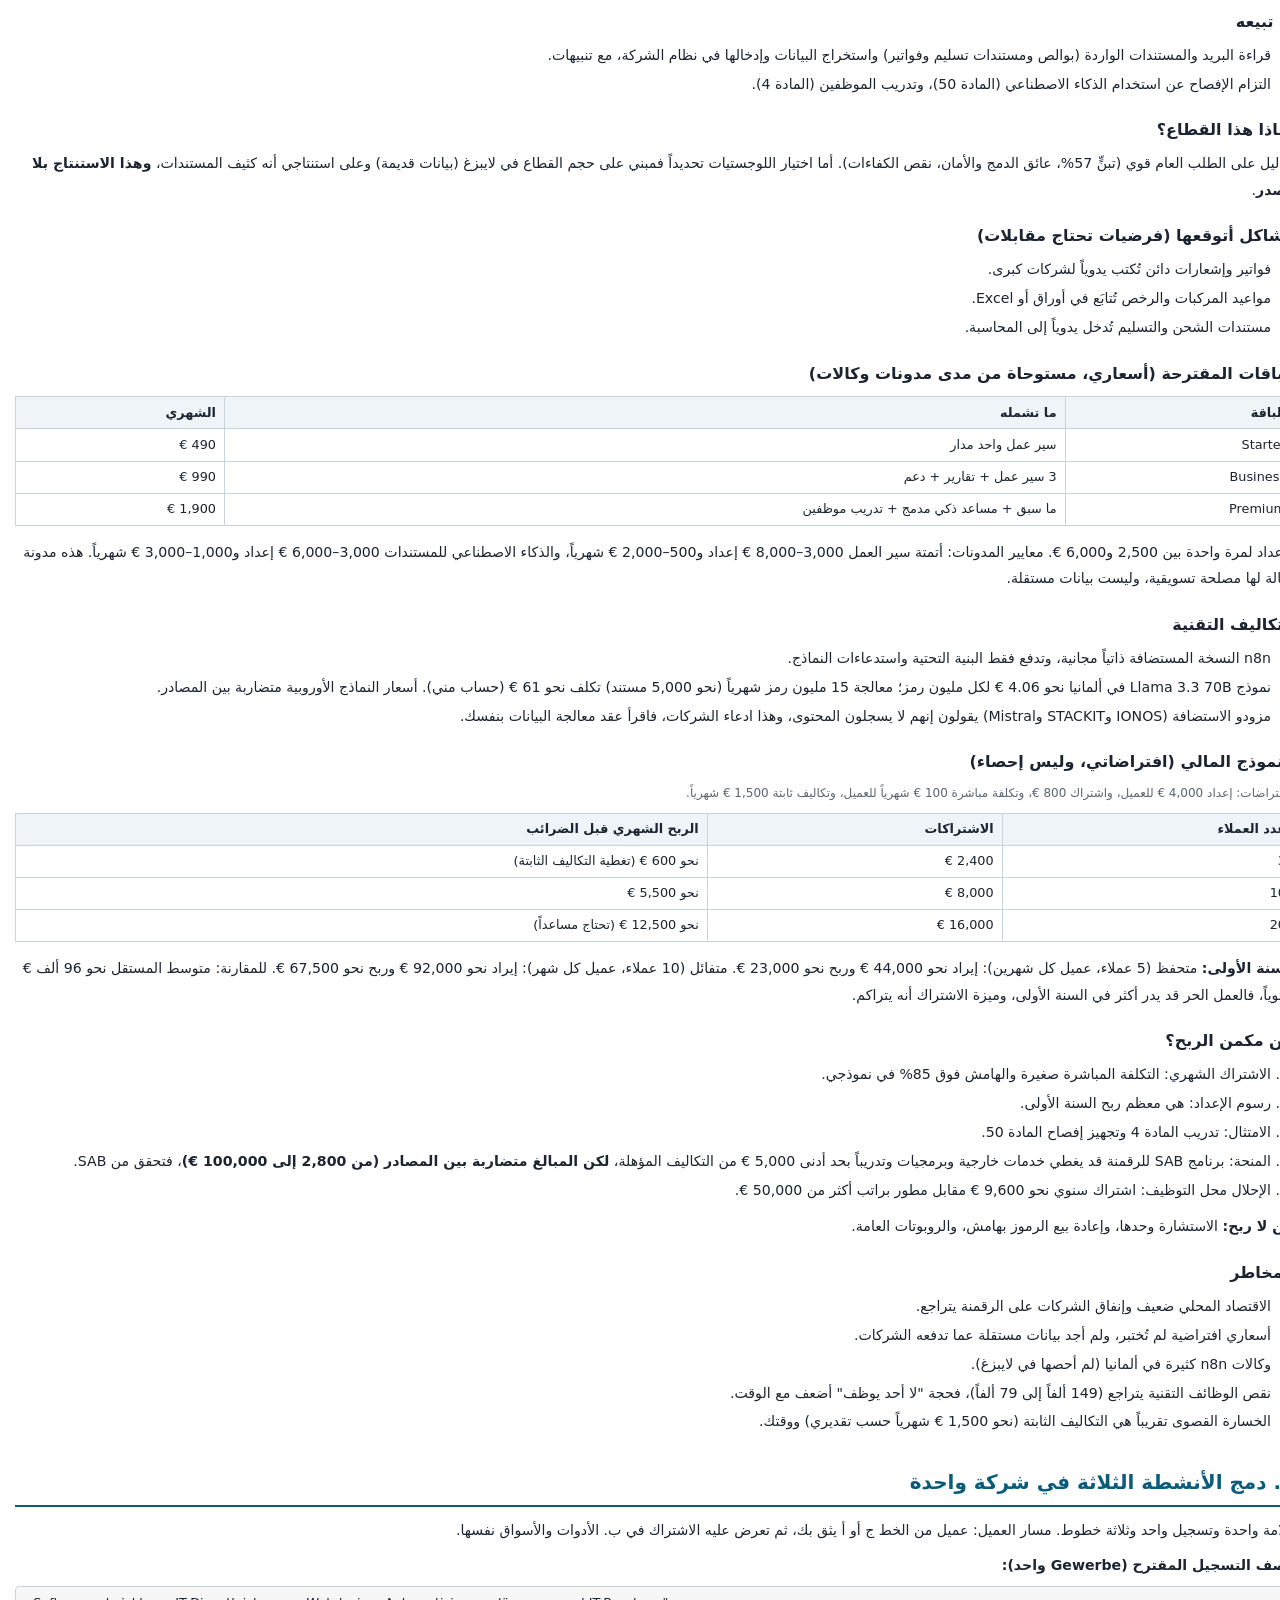
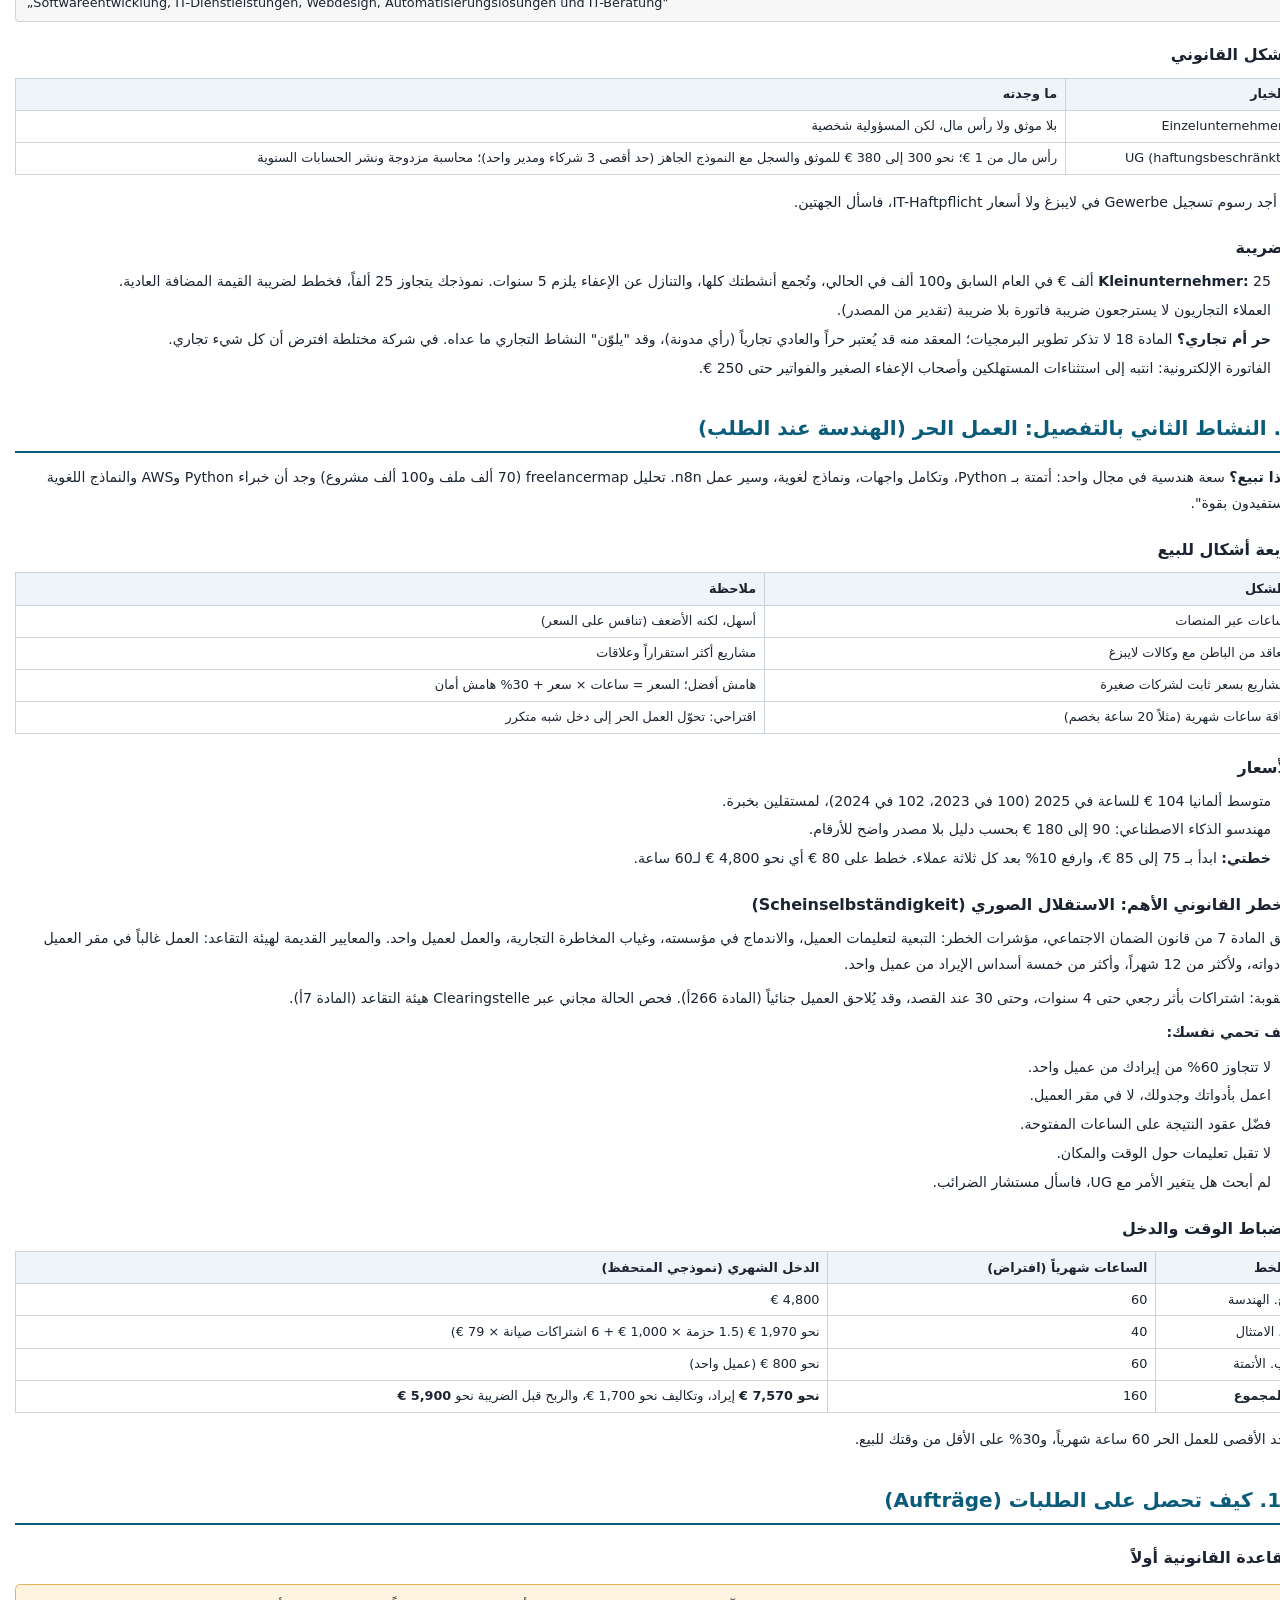
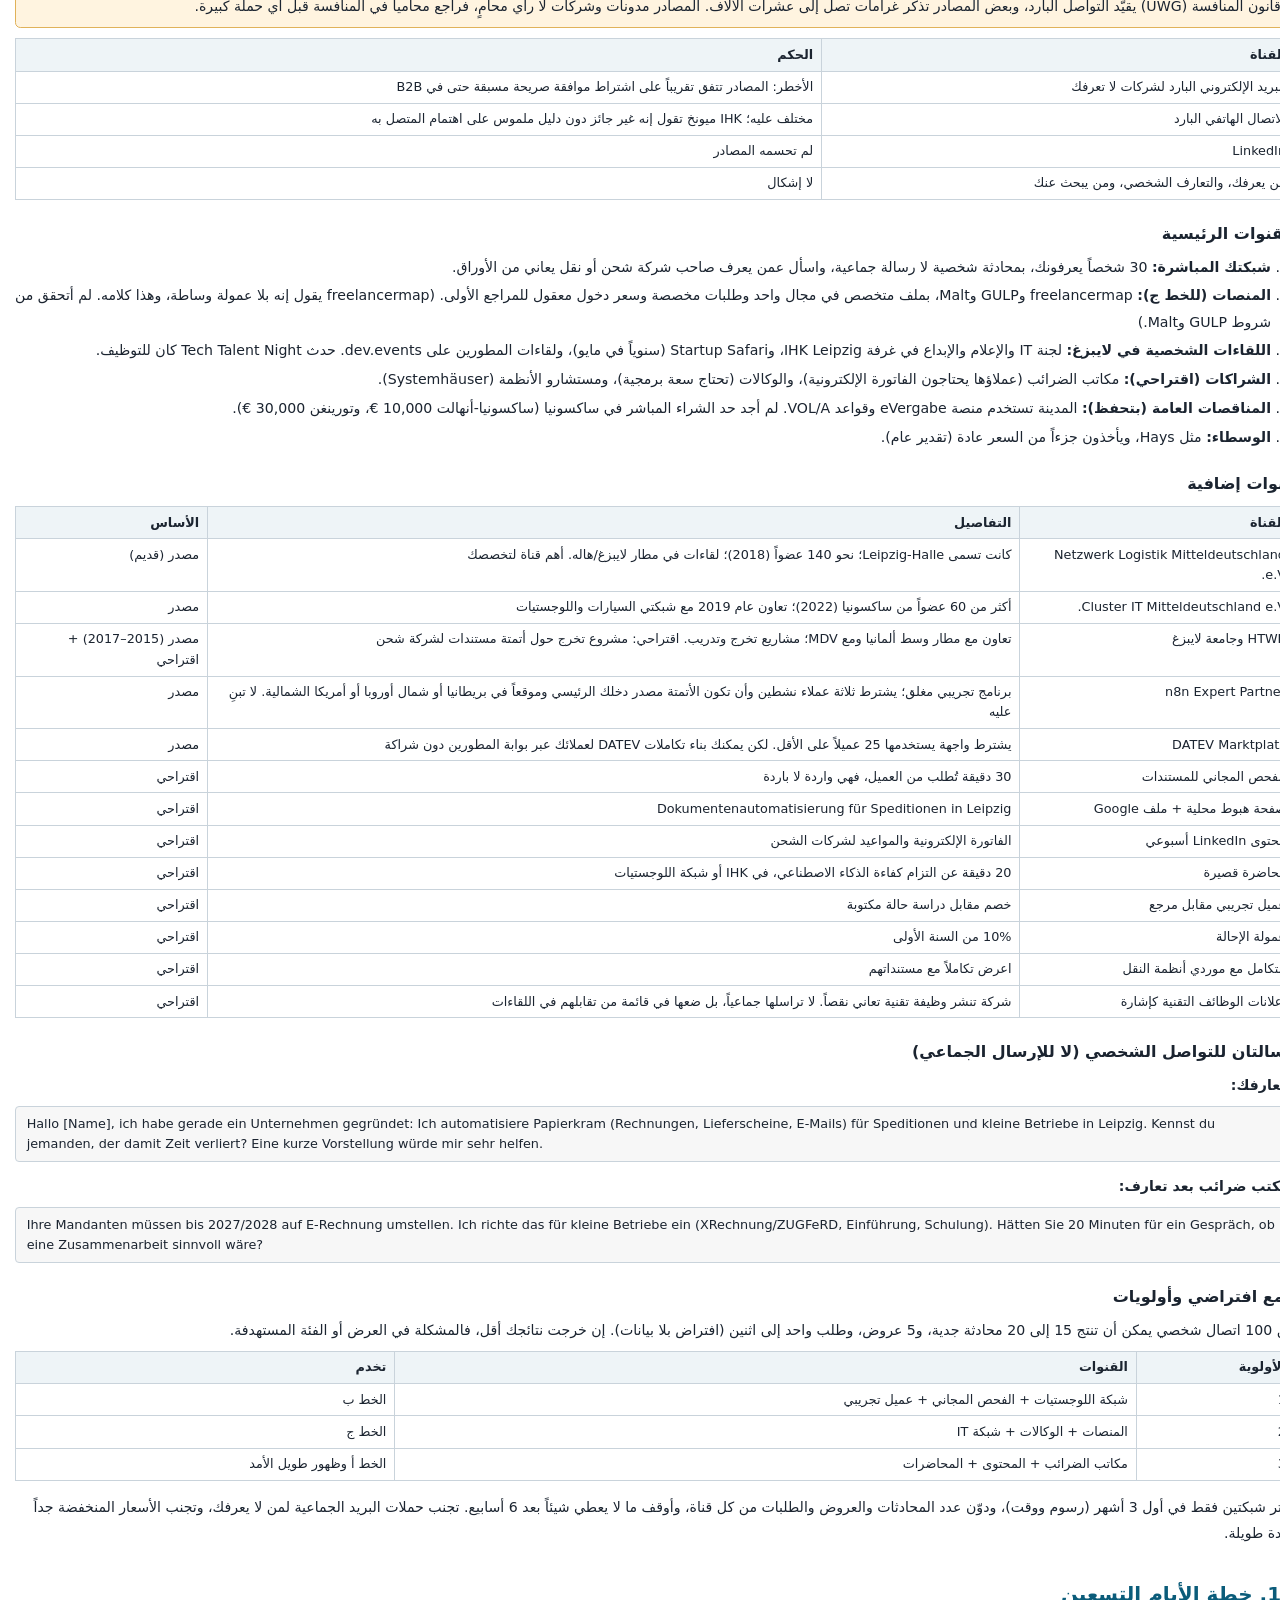
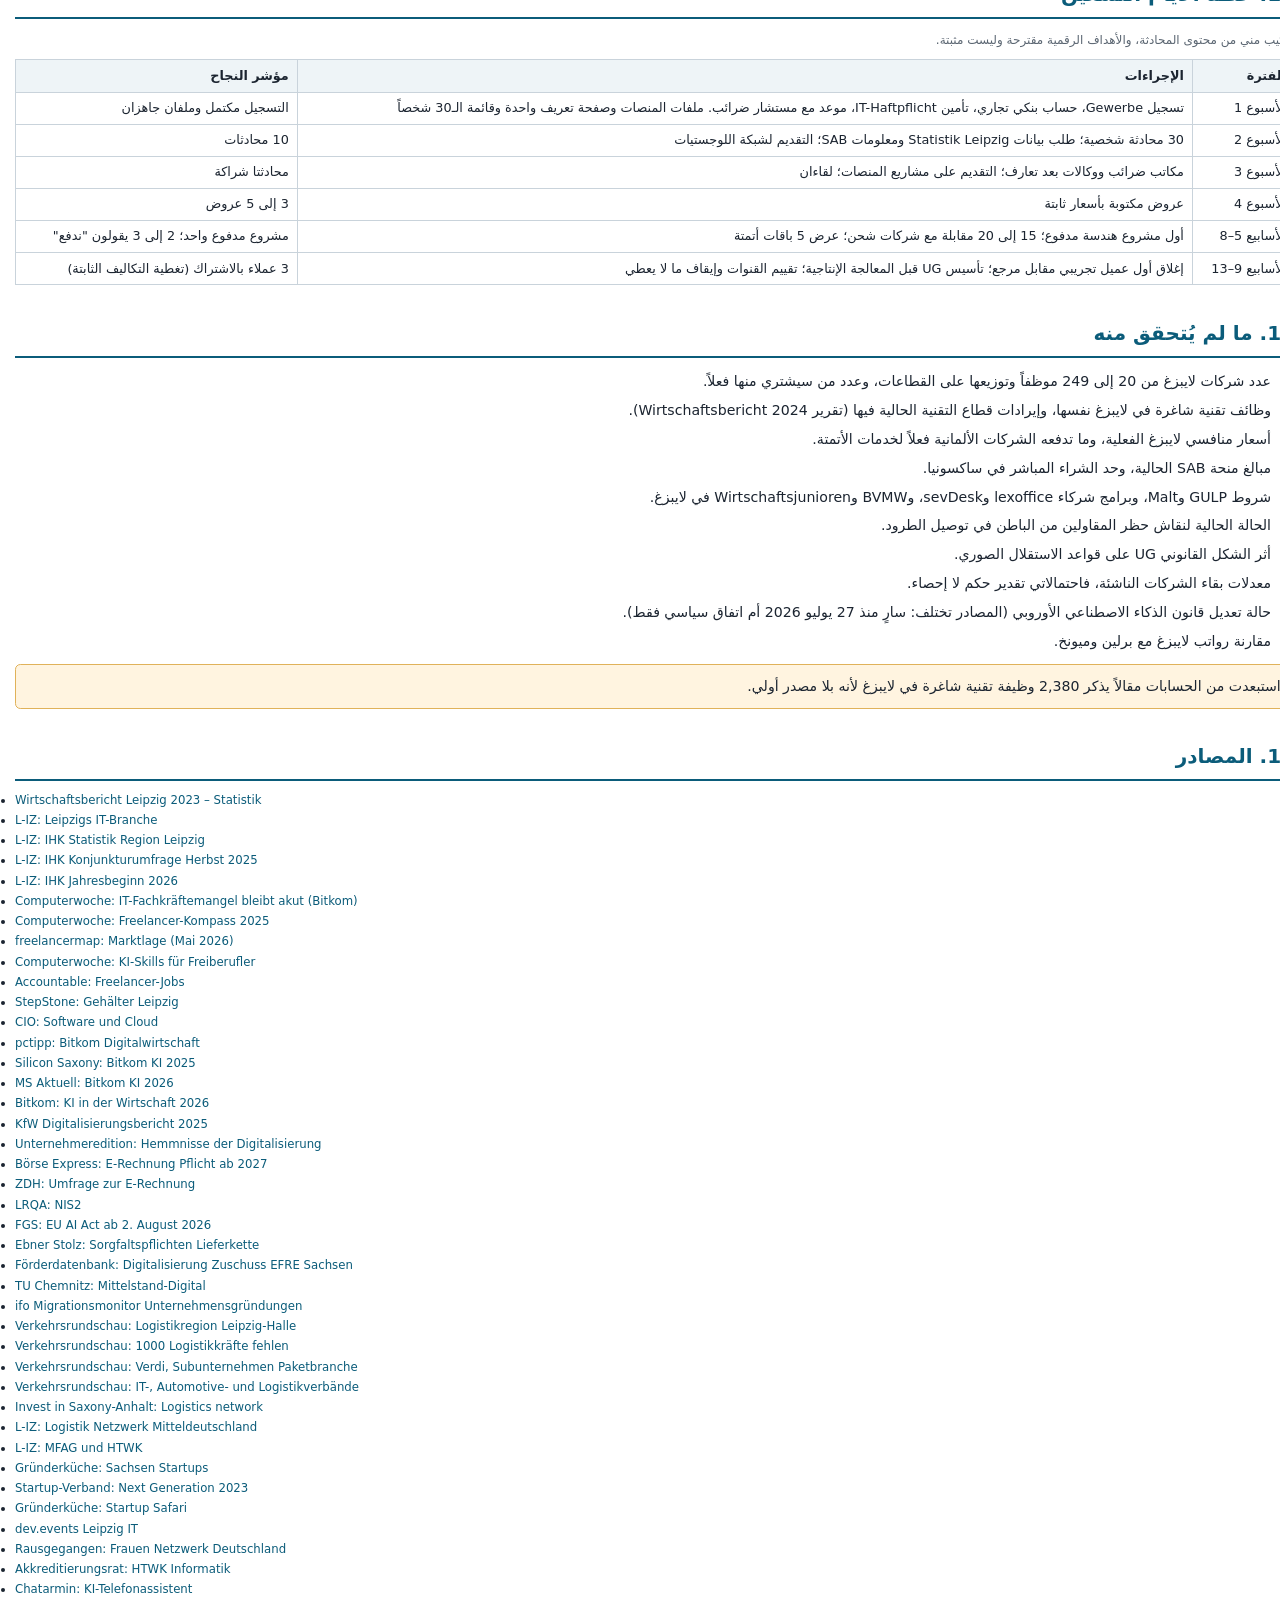
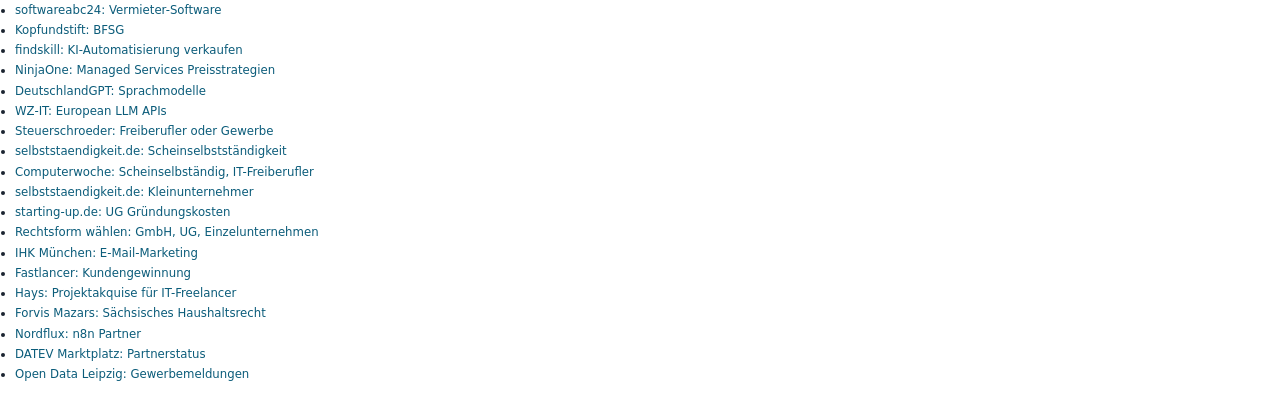
<file: leipzig-company-plan.html>
<!doctype html>
<html lang="ar" dir="rtl">
<head>
<meta charset="utf-8">
<title>خطة تأسيس شركة برمجيات في لايبزغ</title>
<style>
  @page { size: A4; margin: 18mm 16mm 18mm 16mm; }
  :root { --ink:#1b2430; --muted:#5b6672; --accent:#0b5c7a; --line:#c9d3db; --soft:#eef4f7; --warn:#fff4e0; --warnline:#e0b25a; }
  * { box-sizing: border-box; }
  body { font-family: 'DejaVu Sans', 'Noto Sans Arabic', sans-serif; color: var(--ink); font-size: 10.6pt; line-height: 1.85; margin: 0; }
  h1 { font-size: 22pt; color: var(--accent); margin: 0 0 6pt; line-height: 1.4; }
  h2 { font-size: 15pt; color: var(--accent); border-bottom: 2px solid var(--accent); padding-bottom: 3pt; margin: 22pt 0 8pt; page-break-after: avoid; }
  h3 { font-size: 12pt; margin: 14pt 0 4pt; page-break-after: avoid; }
  p { margin: 4pt 0 6pt; }
  ul, ol { margin: 3pt 0 8pt; padding-inline-start: 18pt; }
  li { margin-bottom: 2pt; }
  table { border-collapse: collapse; width: 100%; margin: 6pt 0 10pt; font-size: 9.6pt; line-height: 1.6; }
  th, td { border: 1px solid var(--line); padding: 4pt 6pt; vertical-align: top; text-align: right; }
  th { background: var(--soft); font-weight: bold; }
  tr { page-break-inside: avoid; }
  .cover { text-align: center; padding: 60pt 0 30pt; page-break-after: always; }
  .cover h1 { font-size: 28pt; }
  .cover .sub { color: var(--muted); font-size: 13pt; margin-top: 10pt; }
  .cover .meta { margin-top: 40pt; color: var(--muted); font-size: 10pt; }
  .note { background: var(--warn); border: 1px solid var(--warnline); border-radius: 4pt; padding: 6pt 10pt; margin: 8pt 0; }
  .box { background: var(--soft); border: 1px solid var(--line); border-radius: 4pt; padding: 6pt 10pt; margin: 8pt 0; }
  .tag { color: var(--muted); font-size: 9pt; }
  .toc li { margin-bottom: 1pt; }
  .src li { font-size: 8.8pt; direction: ltr; text-align: left; line-height: 1.5; word-break: break-all; }
  .src { padding-inline-start: 0; }
  .de { direction: ltr; text-align: left; unicode-bidi: embed; font-size: 9.6pt; background: #f7f7f7; border: 1px solid var(--line); border-radius: 3pt; padding: 5pt 8pt; margin: 4pt 0 8pt; line-height: 1.6; }
  a { color: var(--accent); text-decoration: none; }
  .pb { page-break-before: always; }
</style>
</head>
<body>

<div class="cover">
  <h1>خطة تأسيس شركة برمجيات في لايبزغ</h1>
  <div class="sub">تحليل السوق، والتخصص النهائي، ودمج الأنشطة الثلاثة، والعمل الحر، وكيفية الحصول على الطلبات</div>
  <div class="meta">خلاصة المحادثة الكاملة · 12 أكتوبر 2026<br>الأرقام المنسوبة لمصادر مرتبطة بروابطها في آخر الملف، والتقديرات والافتراضات موسومة بذلك صراحة</div>
</div>

<h2 style="margin-top:0">فهرس المحتويات</h2>
<ol class="toc">
  <li>الملخص التنفيذي والقرارات النهائية</li>
  <li>تصحيحات لما قلته في بداية المحادثة</li>
  <li>التحليل الأولي للسوق (العرض والطلب والفجوة)</li>
  <li>ما أكدته البيانات: العرض</li>
  <li>ما أكدته البيانات: الطلب</li>
  <li>فحص المجالات المرشحة والمنافسة</li>
  <li>التخصص النهائي: الأتمتة المدارة للوجستيات</li>
  <li>دمج الأنشطة الثلاثة في شركة واحدة</li>
  <li>النشاط الثاني بالتفصيل: العمل الحر</li>
  <li>كيف تحصل على الطلبات (Aufträge)</li>
  <li>خطة الأيام التسعين</li>
  <li>ما لم يُتحقق منه</li>
  <li>المصادر</li>
</ol>

<h2 class="pb">1. الملخص التنفيذي والقرارات النهائية</h2>

<div class="box">
<p><b>القرار:</b> شركة واحدة بثلاثة خطوط عمل، تخصصها الأساسي <b>أتمتة المستندات والبريد بالذكاء الاصطناعي لشركات الشحن واللوجستيات (20 إلى 250 موظفاً) في لايبزغ وهاله، مستضافة في ألمانيا، باشتراك شهري مدار.</b></p>
</div>

<table>
<tr><th>الخط</th><th>الدور</th><th>الدخل</th><th>درجة اليقين</th></tr>
<tr><td><b>أ. الامتثال والويب</b><br>الفاتورة الإلكترونية، إتاحة الوصول، موقع، صيانة</td><td>الباب الأول للعملاء</td><td>رسوم حزم + صيانة شهرية (49 إلى 199 € شهرياً حسب تقديري)</td><td>متوسطة إلى جيدة، لكنها مؤقتة (موجة حتى 2028)</td></tr>
<tr><td><b>ب. الأتمتة المدارة</b> (لوجستيات)</td><td>النمو</td><td>إعداد 2,500 إلى 6,000 € + اشتراك 490 / 990 / 1,900 € شهرياً</td><td>متوسطة، لم تُختبر</td></tr>
<tr><td><b>ج. الهندسة عند الطلب</b> (العمل الحر)</td><td>السيولة</td><td>نحو 80 € للساعة، 60 ساعة شهرياً ≈ 4,800 €</td><td>الأعلى بين الثلاثة، لكن سوق المستقلين ضعيف</td></tr>
</table>

<h3>الاحتمالات (تقدير حكم، وليست إحصاءات)</h3>
<table>
<tr><th>النتيجة</th><th>احتمال تقديري</th></tr>
<tr><td>الخط ب وحده: ثلاثة عملاء بالاشتراك خلال 6 أشهر</td><td>40 إلى 50%</td></tr>
<tr><td>الخط ب وحده: دخل يغطي التكاليف الثابتة بنهاية السنة الأولى</td><td>50 إلى 60%</td></tr>
<tr><td>الخط ب وحده: 10 عملاء خلال 18 شهراً</td><td>25 إلى 35%</td></tr>
<tr><td>الخط ب وحده: لا عملاء تقريباً وتغيير الاتجاه خلال سنة</td><td>25 إلى 35%</td></tr>
<tr><td>الثلاثة معاً: تغطية التكاليف الثابتة خلال 3 أشهر</td><td>75 إلى 85%</td></tr>
<tr><td>الثلاثة معاً: دخل قريب من النموذج (≈ 5,900 € ربح شهري) خلال 6 أشهر</td><td>50 إلى 60%</td></tr>
</table>

<h3>الشكل القانوني (توصية تحتاج تأكيد مستشار ضرائب)</h3>
<ul>
<li>ابدأ <b>Einzelunternehmen</b> (تسجيل Gewerbe واحد) مع تأمين IT-Haftpflicht من اليوم الأول.</li>
<li>أسّس <b>UG (haftungsbeschränkt)</b> قبل أول عميل أتمتة تعالج مستنداته الإنتاجية.</li>
</ul>

<h3>أهم الخطوات القادمة</h3>
<ol>
<li>عشرون إلى ثلاثون مقابلة مع شركات شحن ونقل، ثم خمسة عروض بأسعار محددة.</li>
<li>طلب عدد المنشآت من 20 إلى 249 موظفاً من Statistik Leipzig، وشروط منحة SAB من البنك مباشرة.</li>
<li>الانضمام إلى شبكتين على الأكثر في أول 3 أشهر (شبكة اللوجستيات أولاً).</li>
<li><b>لا تستقل من دخل ثابت</b> قبل أول عميلين بالاشتراك.</li>
<li><b>قاعدة التوقف:</b> بعد 30 محادثة وثمانية عروض، إن أغلقت أقل من عميلين، غيّر الاتجاه.</li>
</ol>

<h2 class="pb">2. تصحيحات لما قلته في بداية المحادثة</h2>
<p>بعض ما كتبته في البداية لم يثبت بعد البحث. هذه التصحيحات تُقدَّم على أي نص أقدم في الملفات المنشورة سابقاً في المستودع.</p>
<table>
<tr><th>ما قلته أولاً</th><th>الحال بعد البحث</th></tr>
<tr><td>لايبزغ أرخص من برلين وميونخ بنسبة 20 إلى 35% في الإيجار والرواتب</td><td><b>سحبته.</b> لم أجد مقارنة تدعمه</td></tr>
<tr><td>المساعد الهاتفي بالذكاء الاصطناعي "نشاط ذهبي"</td><td><b>سحبته.</b> السوق مزدحم بمزودين ألمان يستهدفون الحِرف</td></tr>
<tr><td>الفاتورة الإلكترونية تشمل المطاعم والمحلات</td><td><b>خطأ.</b> المبيعات للأفراد وأصحاب الإعفاء الصغير مستثناة، فالمستهدف شركات B2B</td></tr>
<tr><td>NIS2 يخص آلاف الشركات المتوسطة</td><td><b>غير دقيق.</b> يشمل نحو 30 ألف شركة عموماً والحد في مثال المصدر 250 موظفاً، فلا تعتمد عليه مع الشركات الصغيرة</td></tr>
<tr><td>باقة Digital-Check بـ290 € كبداية</td><td><b>ضعيفة.</b> تنافسها استشارات مجانية من مراكز Mittelstand-Digital (لكنها لا تنفّذ)</td></tr>
<tr><td>العمل الحر هو "الأكثر يقيناً"</td><td><b>مقيّد.</b> حجم مشاريع المستقلين أقل من ما قبل كورونا منذ ثلاث سنوات، فهو الأكثر يقيناً بين الثلاثة لكنه ليس سهلاً</td></tr>
<tr><td>كل الفاتورة الإلكترونية إلزامية 2027–2028</td><td><b>صحيح مع تفصيل:</b> 2027 لمن تتجاوز مبيعاتهم 800 ألف €، و2028 للجميع، مع استثناءات، واتحاد الحِرف يطالب بالتأجيل</td></tr>
</table>

<h2>3. التحليل الأولي للسوق (العرض والطلب والفجوة)</h2>
<p class="tag">أول تحليل في المحادثة، وبعض أرقامه تقديرات صحّحتها في الفصل السابق.</p>

<h3>صورة اقتصادية عامة</h3>
<ul>
<li>لايبزغ نحو 630 ألف نسمة، ومن أسرع المدن الألمانية نمواً. جامعتها (Universität Leipzig وHTWK وHHL) مصدر للمواهب.</li>
<li>القطاعات الكبرى: لوجستيات (مطار لايبزغ/هاله، DHL، Amazon)، وسيارات (Porsche وBMW ومورّدوهما)، وطاقة (EEX وVNG)، وصحة، وقطاع عام، ثم آلاف الشركات الصغيرة والمتوسطة والحِرف الضعيفة في الرقمنة.</li>
</ul>

<h3>الطلب المدفوع بالقانون</h3>
<table>
<tr><th>الإلزام</th><th>الفرصة</th></tr>
<tr><td>الفاتورة الإلكترونية (استقبال إلزامي منذ 2025، وإصدار 2027 و2028)</td><td>إعداد وربط وتدريب وتحويل قوالب</td></tr>
<tr><td>قانون إتاحة الوصول BFSG (ساري منذ يونيو 2025)</td><td>تدقيق وإصلاح المواقع والمتاجر</td></tr>
<tr><td>NIS2 (ساري منذ 6 ديسمبر 2025، نحو 30 ألف شركة)</td><td>للشركات فوق الحدود فقط</td></tr>
<tr><td>قانون الذكاء الاصطناعي الأوروبي (المادة 4 منذ فبراير 2025، المادة 50 منذ أغسطس 2026)</td><td>تدريب وإفصاح وحوكمة</td></tr>
<tr><td>حماية البيانات DSGVO</td><td>استضافة ألمانية ميزة تنافسية</td></tr>
</table>

<h3>الفجوات التي رصدتها أولاً</h3>
<ul>
<li>ربط الأنظمة المتفرقة (المتجر والمحاسبة والمخزون وبرنامج DATEV).</li>
<li>الفاتورة الإلكترونية للحِرف والشركات الصغيرة.</li>
<li>الذكاء الاصطناعي المستضاف في ألمانيا والمتوافق مع القانون.</li>
<li>الخدمات بلغات متعددة (عربية وتركية وأوكرانية وروسية) للشركات التي يملكها مهاجرون.</li>
</ul>

<h3>أفكار المراحل الأولى</h3>
<ul>
<li><b>باقة البداية الرقمية:</b> 1,490 € + 59 € شهرياً (موقع + Google + فاتورة إلكترونية + صيانة بالعربية).</li>
<li><b>الأدوات:</b> WordPress، lexoffice، n8n على Hetzner، Python، واستضافة ألمانية.</li>
<li><b>الاستدامة:</b> المواقع تتراجع أسعارها، والفاتورة الإلكترونية موجة مؤقتة، وما يدوم هو <b>الاشتراك الشهري</b> والعلاقة الطويلة مع العميل.</li>
<li><b>نموذج "قسم IT خارجي":</b> اشتراكات 59 إلى 99 / 199 إلى 349 / 449 إلى 799 € شهرياً (أسعار مقترحة منّي).</li>
</ul>

<h3>هل تكفي وحدك مع أداة ذكاء اصطناعي؟</h3>
<p>نعم في البداية حتى نحو 30 إلى 40 عميلاً، بشروط: أنا أسرّع البرمجة والنصوص والتحضير، أما <b>البيع وبناء الثقة والمراجعة والدعم الفوري والمسؤولية القانونية</b> فهي لك. أول نقطة اختناق هي البيع لا البرمجة. وتحتاج منذ اليوم الأول مستشار ضرائب (Steuerberater) ومحامياً لمراجعة العقود مرة واحدة. أول توظيف مقترح: طالب بدوام جزئي (Werkstudent).</p>

<h2 class="pb">4. ما أكدته البيانات: العرض</h2>
<table>
<tr><th>المؤشر</th><th>الرقم</th><th>الملاحظة</th></tr>
<tr><td>شركات تقنية المعلومات في لايبزغ</td><td>1,239 شركة و14,723 موظفاً (2018)، و1,055 شركة (HTWK 2017)</td><td>أرقام قديمة</td></tr>
<tr><td>مجموعة التقنية والإعلام والإبداع</td><td>5,029 منشأة و35,972 موظفاً (2018)</td><td>نمو إيرادات التقنية نحو 300% بين 2009 و2018</td></tr>
<tr><td>الشركات الناشئة</td><td>لايبزغ 234، دريسدن 254؛ لايبزغ 23 على مستوى ألمانيا نسبةً للسكان</td><td>مصدر غير مؤرخ بوضوح</td></tr>
<tr><td>التمويل في ساكسونيا</td><td>24% راضون عن الوصول للتمويل مقابل 30% في ألمانيا</td><td></td></tr>
<tr><td>حصة ساكسونيا من التأسيس</td><td>33% (2019) إلى 25% (2023)</td><td>Startup-Verband</td></tr>
<tr><td>رواتب المطورين في لايبزغ (StepStone)</td><td>مطور 50,300 €؛ مهندس برمجيات 52,600 €؛ مطور كبير 64,300 €؛ رئيس قسم 78,100 €</td><td>متوسطات تقريبية</td></tr>
<tr><td>سعر ساعة المستقل</td><td>104 إلى 105 € (2025)؛ إيراد شهري متوسط 8,022 €</td><td>متوسط DACH، ولا يخص المطورين</td></tr>
<tr><td>خريجو علوم الحاسب في HTWK</td><td>نحو 81 طالباً جديداً و27 خريجاً سنوياً (2019)</td><td>الجدول غير واضح؛ لا أرقام لجامعة لايبزغ</td></tr>
<tr><td>منشآت لايبزغ حسب الحجم (2022)</td><td>26,641 منشأة؛ 84.6% حتى 9 موظفين؛ 3,154 (10–49)؛ 788 (50–249)؛ 170 (250+)</td><td>"منشآت" لا شركات، وتشمل الفروع</td></tr>
</table>
<p>تقديري: نحو 2,200 منشأة من 20 موظفاً فأكثر (افتراض أن 40% من فئة 10–49 تبدأ من 20). الحد الأدنى المؤكد لفئة 50 فأكثر هو <b>958 منشأة</b>.</p>

<h2>5. ما أكدته البيانات: الطلب</h2>
<h3>على مستوى ألمانيا</h3>
<table>
<tr><th>المؤشر</th><th>الرقم</th></tr>
<tr><td>وظائف تقنية شاغرة</td><td>149 ألفاً (2023) ثم 109 آلاف (2025) ثم <b>79 ألفاً</b> (2026)؛ 97% من الشركات تجد صعوبة في التوظيف، و76% تتوقع تفاقماً</td></tr>
<tr><td>سوق البرمجيات 2026</td><td>نحو 58 مليار € بنمو نحو 10%؛ برمجيات السحابة 38 إلى 42.5 مليار € بنمو 16 إلى 22%؛ منصات الذكاء الاصطناعي 3.1 إلى 4.1 مليار € بنمو 61 إلى 76% (أرقام معدّلة من مصدر ثانوي)</td></tr>
<tr><td>شركات (20+ موظفاً) تستخدم الذكاء الاصطناعي</td><td>20% (2024) ثم 36% (2025) ثم <b>57%</b> (2026)، وتقرير آخر من فبراير 2026 يذكر 41%</td></tr>
<tr><td>أبرز مجال استخدام</td><td>التواصل مع العملاء (نحو 72% في الرسم، وربط الرقم بالسنة غير واضح)</td></tr>
<tr><td>عوائق الذكاء الاصطناعي (Bitkom)</td><td>المعرفة، حماية البيانات، اليقين القانوني، الدمج مع العمليات القائمة (بلا نسب)</td></tr>
</table>

<h3>الإنفاق على الرقمنة (KfW)</h3>
<ul>
<li>الشركات التي أنهت مشاريع رقمنة: 30% (انخفاض 5 نقاط).</li>
<li>الإنفاق هبط نحو 8 مليارات إلى نحو 24 مليار €.</li>
<li>الشركات الصغيرة تتأخر عن الكبيرة.</li>
<li>أكبر العوائق في دراسة 2022: متطلبات حماية البيانات والأمن (39%)، نقص الكفاءات (32%)، صعوبة التحويل (27%)، وعدم اليقين في التقنيات (26%).</li>
</ul>

<h3>الاقتصاد المحلي في لايبزغ (ضعيف حالياً)</h3>
<ul>
<li>استطلاع IHK خريف 2025: مؤشر مناخ الأعمال 105 مع تدهور التوقعات، وعنوان المقال يتحدث عن ركود.</li>
<li>بداية 2026: مزاج سيئ ويُتوقع انخفاض التوظيف في 2026.</li>
</ul>

<h3>اللوجستيات في لايبزغ وهاله</h3>
<ul>
<li>أكثر من 22 ألف موظف و1000 وظيفة شاغرة (2018).</li>
<li>شبكة اللوجستيات الإقليمية ضمت 96 عضواً عام 2011 ومعظمهم صغار ومتوسطون.</li>
<li>المطار ثاني أكبر مطار شحن في ألمانيا.</li>
<li>تحذير: يوجد نقاش ألماني قديم حول منع المقاولين من الباطن في توصيل الطرود، وحالته الحالية غير معروفة لي، فلا تبنِ على توصيل الطرود وحدها.</li>
</ul>

<h2 class="pb">6. فحص المجالات المرشحة والمنافسة</h2>
<div class="note">لا يوجد مجال برمجي منافسته شبه معدومة. البرمجيات تُباع على الإنترنت في كل ألمانيا، فلا يحميك الموقع الجغرافي. المنافسة تقل فقط حين يكون السوق أصغر من أن يهتم به اللاعبون الوطنيون أو حين يحتاج لغة وثقة محلية.</div>
<table>
<tr><th>المجال</th><th>النتيجة</th></tr>
<tr><td>مساعد هاتفي بالذكاء الاصطناعي</td><td>مزدحم (عدة مزودين ألمان للحِرف)</td></tr>
<tr><td>برامج المؤجرين الصغار</td><td>مزدحم (objego، Vermietet.de، hellohousing، immocloud) رغم أن 68.5% من الإيجارات (نحو 290 ألف شقة) لمالكين خواص</td></tr>
<tr><td>تدقيق إتاحة الوصول BFSG</td><td>منافسة متوسطة: وكالات من 600 €، ومحامون من 1,240 €. لم أجد مزوداً مقره لايبزغ</td></tr>
<tr><td>تطوير المواقع والبرمجة العامة</td><td>منافسة محلية كبيرة (أكثر من ألف شركة تقنية)</td></tr>
<tr><td>الاستشارة الرقمية المدفوعة</td><td>تنافسها مجاناً مراكز Mittelstand-Digital (لا تنفذ)</td></tr>
<tr><td>بيانات الاستدامة للمورّدين</td><td>الطلب غير مستقر ومواعيد القانون متضاربة</td></tr>
<tr><td>التمريض والعلوم الحيوية</td><td>لم أجد بيانات كافية</td></tr>
<tr><td>طبقة عمل متعددة اللغات لشركات المهاجرين</td><td><b>فرضية</b>: دراسة ifo تقول إن الأجانب يؤسسون شركات أكثر نسبياً ويتركزون في الضيافة والنقل والمخازن والبناء، لكن مواطني الاتحاد الأوروبي هم أكبر مجموعة (فاللغات قد تكون البولندية والرومانية لا العربية فقط). بحثي في برامج المحاسبة لم يُظهر واجهات عربية أو تركية، لكنه دليل غياب فقط</td></tr>
</table>

<h2>7. التخصص النهائي: الأتمتة المدارة للوجستيات</h2>
<div class="de"><b>Dokumenten- und Postfach-Automatisierung für Speditionen &amp; Logistikdienstleister – gehostet in Deutschland</b></div>

<h3>ما تبيعه</h3>
<ul>
<li>قراءة البريد والمستندات الواردة (بوالص ومستندات تسليم وفواتير) واستخراج البيانات وإدخالها في نظام الشركة، مع تنبيهات.</li>
<li>التزام الإفصاح عن استخدام الذكاء الاصطناعي (المادة 50)، وتدريب الموظفين (المادة 4).</li>
</ul>

<h3>لماذا هذا القطاع؟</h3>
<p>الدليل على الطلب العام قوي (تبنٍّ 57%، عائق الدمج والأمان، نقص الكفاءات). أما اختيار اللوجستيات تحديداً فمبني على حجم القطاع في لايبزغ (بيانات قديمة) وعلى استنتاجي أنه كثيف المستندات، <b>وهذا الاستنتاج بلا مصدر</b>.</p>

<h3>مشاكل أتوقعها (فرضيات تحتاج مقابلات)</h3>
<ul>
<li>فواتير وإشعارات دائن تُكتب يدوياً لشركات كبرى.</li>
<li>مواعيد المركبات والرخص تُتابَع في أوراق أو Excel.</li>
<li>مستندات الشحن والتسليم تُدخل يدوياً إلى المحاسبة.</li>
</ul>

<h3>الباقات المقترحة (أسعاري، مستوحاة من مدى مدونات وكالات)</h3>
<table>
<tr><th>الباقة</th><th>ما تشمله</th><th>الشهري</th></tr>
<tr><td>Starter</td><td>سير عمل واحد مدار</td><td>490 €</td></tr>
<tr><td>Business</td><td>3 سير عمل + تقارير + دعم</td><td>990 €</td></tr>
<tr><td>Premium</td><td>ما سبق + مساعد ذكي مدمج + تدريب موظفين</td><td>1,900 €</td></tr>
</table>
<p>الإعداد لمرة واحدة بين 2,500 و6,000 €. معايير المدونات: أتمتة سير العمل 3,000–8,000 € إعداد و500–2,000 € شهرياً، والذكاء الاصطناعي للمستندات 3,000–6,000 € إعداد و1,000–3,000 € شهرياً. هذه مدونة وكالة لها مصلحة تسويقية، وليست بيانات مستقلة.</p>

<h3>التكاليف التقنية</h3>
<ul>
<li>n8n النسخة المستضافة ذاتياً مجانية، وتدفع فقط البنية التحتية واستدعاءات النماذج.</li>
<li>نموذج Llama 3.3 70B في ألمانيا نحو 4.06 € لكل مليون رمز؛ معالجة 15 مليون رمز شهرياً (نحو 5,000 مستند) تكلف نحو 61 € (حساب مني). أسعار النماذج الأوروبية متضاربة بين المصادر.</li>
<li>مزودو الاستضافة (IONOS وSTACKIT وMistral) يقولون إنهم لا يسجلون المحتوى، وهذا ادعاء الشركات، فاقرأ عقد معالجة البيانات بنفسك.</li>
</ul>

<h3>النموذج المالي (افتراضاتي، وليس إحصاء)</h3>
<p class="tag">الافتراضات: إعداد 4,000 € للعميل، واشتراك 800 €، وتكلفة مباشرة 100 € شهرياً للعميل، وتكاليف ثابتة 1,500 € شهرياً.</p>
<table>
<tr><th>عدد العملاء</th><th>الاشتراكات</th><th>الربح الشهري قبل الضرائب</th></tr>
<tr><td>3</td><td>2,400 €</td><td>نحو 600 € (تغطية التكاليف الثابتة)</td></tr>
<tr><td>10</td><td>8,000 €</td><td>نحو 5,500 €</td></tr>
<tr><td>20</td><td>16,000 €</td><td>نحو 12,500 € (تحتاج مساعداً)</td></tr>
</table>
<p><b>السنة الأولى:</b> متحفظ (5 عملاء، عميل كل شهرين): إيراد نحو 44,000 € وربح نحو 23,000 €. متفائل (10 عملاء، عميل كل شهر): إيراد نحو 92,000 € وربح نحو 67,500 €. للمقارنة: متوسط المستقل نحو 96 ألف € سنوياً، فالعمل الحر قد يدر أكثر في السنة الأولى، وميزة الاشتراك أنه يتراكم.</p>

<h3>أين مكمن الربح؟</h3>
<ol>
<li>الاشتراك الشهري: التكلفة المباشرة صغيرة والهامش فوق 85% في نموذجي.</li>
<li>رسوم الإعداد: هي معظم ربح السنة الأولى.</li>
<li>الامتثال: تدريب المادة 4 وتجهيز إفصاح المادة 50.</li>
<li>المنحة: برنامج SAB للرقمنة قد يغطي خدمات خارجية وبرمجيات وتدريباً بحد أدنى 5,000 € من التكاليف المؤهلة، <b>لكن المبالغ متضاربة بين المصادر (من 2,800 إلى 100,000 €)</b>، فتحقق من SAB.</li>
<li>الإحلال محل التوظيف: اشتراك سنوي نحو 9,600 € مقابل مطور براتب أكثر من 50,000 €.</li>
</ol>
<p><b>أين لا ربح:</b> الاستشارة وحدها، وإعادة بيع الرموز بهامش، والروبوتات العامة.</p>

<h3>المخاطر</h3>
<ul>
<li>الاقتصاد المحلي ضعيف وإنفاق الشركات على الرقمنة يتراجع.</li>
<li>أسعاري افتراضية لم تُختبر، ولم أجد بيانات مستقلة عما تدفعه الشركات.</li>
<li>وكالات n8n كثيرة في ألمانيا (لم أحصها في لايبزغ).</li>
<li>نقص الوظائف التقنية يتراجع (149 ألفاً إلى 79 ألفاً)، فحجة "لا أحد يوظف" أضعف مع الوقت.</li>
<li>الخسارة القصوى تقريباً هي التكاليف الثابتة (نحو 1,500 € شهرياً حسب تقديري) ووقتك.</li>
</ul>

<h2 class="pb">8. دمج الأنشطة الثلاثة في شركة واحدة</h2>
<p>علامة واحدة وتسجيل واحد وثلاثة خطوط. مسار العميل: عميل من الخط ج أو أ يثق بك، ثم تعرض عليه الاشتراك في ب. الأدوات والأسواق نفسها.</p>
<p><b>وصف التسجيل المقترح (Gewerbe واحد):</b></p>
<div class="de">„Softwareentwicklung, IT-Dienstleistungen, Webdesign, Automatisierungslösungen und IT-Beratung"</div>

<h3>الشكل القانوني</h3>
<table>
<tr><th>الخيار</th><th>ما وجدته</th></tr>
<tr><td>Einzelunternehmen</td><td>بلا موثق ولا رأس مال، لكن المسؤولية شخصية</td></tr>
<tr><td>UG (haftungsbeschränkt)</td><td>رأس مال من 1 €؛ نحو 300 إلى 380 € للموثق والسجل مع النموذج الجاهز (حد أقصى 3 شركاء ومدير واحد)؛ محاسبة مزدوجة ونشر الحسابات السنوية</td></tr>
</table>
<p>لم أجد رسوم تسجيل Gewerbe في لايبزغ ولا أسعار IT-Haftpflicht، فاسأل الجهتين.</p>

<h3>الضريبة</h3>
<ul>
<li><b>Kleinunternehmer:</b> 25 ألف € في العام السابق و100 ألف في الحالي، وتُجمع أنشطتك كلها، والتنازل عن الإعفاء يلزم 5 سنوات. نموذجك يتجاوز 25 ألفاً، فخطط لضريبة القيمة المضافة العادية.</li>
<li>العملاء التجاريون لا يسترجعون ضريبة فاتورة بلا ضريبة (تقدير من المصدر).</li>
<li><b>حر أم تجاري؟</b> المادة 18 لا تذكر تطوير البرمجيات؛ المعقد منه قد يُعتبر حراً والعادي تجارياً (رأي مدونة)، وقد "يلوّن" النشاط التجاري ما عداه. في شركة مختلطة افترض أن كل شيء تجاري.</li>
<li>الفاتورة الإلكترونية: انتبه إلى استثناءات المستهلكين وأصحاب الإعفاء الصغير والفواتير حتى 250 €.</li>
</ul>

<h2>9. النشاط الثاني بالتفصيل: العمل الحر (الهندسة عند الطلب)</h2>
<p><b>ماذا تبيع؟</b> سعة هندسية في مجال واحد: أتمتة بـ Python، وتكامل واجهات، ونماذج لغوية، وسير عمل n8n. تحليل freelancermap (70 ألف ملف و100 ألف مشروع) وجد أن خبراء Python وAWS والنماذج اللغوية "يستفيدون بقوة".</p>

<h3>أربعة أشكال للبيع</h3>
<table>
<tr><th>الشكل</th><th>ملاحظة</th></tr>
<tr><td>ساعات عبر المنصات</td><td>أسهل، لكنه الأضعف (تنافس على السعر)</td></tr>
<tr><td>تعاقد من الباطن مع وكالات لايبزغ</td><td>مشاريع أكثر استقراراً وعلاقات</td></tr>
<tr><td>مشاريع بسعر ثابت لشركات صغيرة</td><td>هامش أفضل؛ السعر = ساعات × سعر + 30% هامش أمان</td></tr>
<tr><td>باقة ساعات شهرية (مثلاً 20 ساعة بخصم)</td><td>اقتراحي: تحوّل العمل الحر إلى دخل شبه متكرر</td></tr>
</table>

<h3>الأسعار</h3>
<ul>
<li>متوسط ألمانيا 104 € للساعة في 2025 (100 في 2023، 102 في 2024)، لمستقلين بخبرة.</li>
<li>مهندسو الذكاء الاصطناعي: 90 إلى 180 € بحسب دليل بلا مصدر واضح للأرقام.</li>
<li><b>خطتي:</b> ابدأ بـ 75 إلى 85 €، وارفع 10% بعد كل ثلاثة عملاء. خطط على 80 € أي نحو 4,800 € لـ60 ساعة.</li>
</ul>

<h3>الخطر القانوني الأهم: الاستقلال الصوري (Scheinselbständigkeit)</h3>
<p>وفق المادة 7 من قانون الضمان الاجتماعي، مؤشرات الخطر: التبعية لتعليمات العميل، والاندماج في مؤسسته، وغياب المخاطرة التجارية، والعمل لعميل واحد. والمعايير القديمة لهيئة التقاعد: العمل غالباً في مقر العميل وبأدواته، ولأكثر من 12 شهراً، وأكثر من خمسة أسداس الإيراد من عميل واحد.</p>
<p>العقوبة: اشتراكات بأثر رجعي حتى 4 سنوات، وحتى 30 عند القصد، وقد يُلاحق العميل جنائياً (المادة 266أ). فحص الحالة مجاني عبر Clearingstelle هيئة التقاعد (المادة 7أ).</p>
<p><b>كيف تحمي نفسك:</b></p>
<ul>
<li>لا تتجاوز 60% من إيرادك من عميل واحد.</li>
<li>اعمل بأدواتك وجدولك، لا في مقر العميل.</li>
<li>فضّل عقود النتيجة على الساعات المفتوحة.</li>
<li>لا تقبل تعليمات حول الوقت والمكان.</li>
<li>لم أبحث هل يتغير الأمر مع UG، فاسأل مستشار الضرائب.</li>
</ul>

<h3>انضباط الوقت والدخل</h3>
<table>
<tr><th>الخط</th><th>الساعات شهرياً (افتراض)</th><th>الدخل الشهري (نموذجي المتحفظ)</th></tr>
<tr><td>ج. الهندسة</td><td>60</td><td>4,800 €</td></tr>
<tr><td>أ. الامتثال</td><td>40</td><td>نحو 1,970 € (1.5 حزمة × 1,000 € + 6 اشتراكات صيانة × 79 €)</td></tr>
<tr><td>ب. الأتمتة</td><td>60</td><td>نحو 800 € (عميل واحد)</td></tr>
<tr><td><b>المجموع</b></td><td>160</td><td><b>نحو 7,570 €</b> إيراد، وتكاليف نحو 1,700 €، والربح قبل الضريبة نحو <b>5,900 €</b></td></tr>
</table>
<p>الحد الأقصى للعمل الحر 60 ساعة شهرياً، و30% على الأقل من وقتك للبيع.</p>

<h2 class="pb">10. كيف تحصل على الطلبات (Aufträge)</h2>

<h3>القاعدة القانونية أولاً</h3>
<div class="note">قانون المنافسة (UWG) يقيّد التواصل البارد، وبعض المصادر تذكر غرامات تصل إلى عشرات الآلاف. المصادر مدونات وشركات لا رأي محامٍ، فراجع محامياً في المنافسة قبل أي حملة كبيرة.</div>
<table>
<tr><th>القناة</th><th>الحكم</th></tr>
<tr><td>البريد الإلكتروني البارد لشركات لا تعرفك</td><td>الأخطر: المصادر تتفق تقريباً على اشتراط موافقة صريحة مسبقة حتى في B2B</td></tr>
<tr><td>الاتصال الهاتفي البارد</td><td>مختلف عليه؛ IHK ميونخ تقول إنه غير جائز دون دليل ملموس على اهتمام المتصل به</td></tr>
<tr><td>LinkedIn</td><td>لم تحسمه المصادر</td></tr>
<tr><td>من يعرفك، والتعارف الشخصي، ومن يبحث عنك</td><td>لا إشكال</td></tr>
</table>

<h3>القنوات الرئيسية</h3>
<ol>
<li><b>شبكتك المباشرة:</b> 30 شخصاً يعرفونك، بمحادثة شخصية لا رسالة جماعية، واسأل عمن يعرف صاحب شركة شحن أو نقل يعاني من الأوراق.</li>
<li><b>المنصات (للخط ج):</b> freelancermap وGULP وMalt، بملف متخصص في مجال واحد وطلبات مخصصة وسعر دخول معقول للمراجع الأولى. (freelancermap يقول إنه بلا عمولة وساطة، وهذا كلامه. لم أتحقق من شروط GULP وMalt.)</li>
<li><b>اللقاءات الشخصية في لايبزغ:</b> لجنة IT والإعلام والإبداع في غرفة IHK Leipzig، وStartup Safari (سنوياً في مايو)، ولقاءات المطورين على dev.events. حدث Tech Talent Night كان للتوظيف.</li>
<li><b>الشراكات (اقتراحي):</b> مكاتب الضرائب (عملاؤها يحتاجون الفاتورة الإلكترونية)، والوكالات (تحتاج سعة برمجية)، ومستشارو الأنظمة (Systemhäuser).</li>
<li><b>المناقصات العامة (بتحفظ):</b> المدينة تستخدم منصة eVergabe وقواعد VOL/A. لم أجد حد الشراء المباشر في ساكسونيا (ساكسونيا-أنهالت 10,000 €، وتورينغن 30,000 €).</li>
<li><b>الوسطاء:</b> مثل Hays، ويأخذون جزءاً من السعر عادة (تقدير عام).</li>
</ol>

<h3>قنوات إضافية</h3>
<table>
<tr><th>القناة</th><th>التفاصيل</th><th>الأساس</th></tr>
<tr><td>Netzwerk Logistik Mitteldeutschland e.V.</td><td>كانت تسمى Leipzig-Halle؛ نحو 140 عضواً (2018)؛ لقاءات في مطار لايبزغ/هاله. أهم قناة لتخصصك</td><td>مصدر (قديم)</td></tr>
<tr><td>Cluster IT Mitteldeutschland e.V.</td><td>أكثر من 60 عضواً من ساكسونيا (2022)؛ تعاون عام 2019 مع شبكتي السيارات واللوجستيات</td><td>مصدر</td></tr>
<tr><td>HTWK وجامعة لايبزغ</td><td>تعاون مع مطار وسط ألمانيا ومع MDV؛ مشاريع تخرج وتدريب. اقتراحي: مشروع تخرج حول أتمتة مستندات لشركة شحن</td><td>مصدر (2015–2017) + اقتراحي</td></tr>
<tr><td>n8n Expert Partner</td><td>برنامج تجريبي مغلق؛ يشترط ثلاثة عملاء نشطين وأن تكون الأتمتة مصدر دخلك الرئيسي وموقعاً في بريطانيا أو شمال أوروبا أو أمريكا الشمالية. لا تبنِ عليه</td><td>مصدر</td></tr>
<tr><td>DATEV Marktplatz</td><td>يشترط واجهة يستخدمها 25 عميلاً على الأقل. لكن يمكنك بناء تكاملات DATEV لعملائك عبر بوابة المطورين دون شراكة</td><td>مصدر</td></tr>
<tr><td>الفحص المجاني للمستندات</td><td>30 دقيقة تُطلب من العميل، فهي واردة لا باردة</td><td>اقتراحي</td></tr>
<tr><td>صفحة هبوط محلية + ملف Google</td><td>Dokumentenautomatisierung für Speditionen in Leipzig</td><td>اقتراحي</td></tr>
<tr><td>محتوى LinkedIn أسبوعي</td><td>الفاتورة الإلكترونية والمواعيد لشركات الشحن</td><td>اقتراحي</td></tr>
<tr><td>محاضرة قصيرة</td><td>20 دقيقة عن التزام كفاءة الذكاء الاصطناعي، في IHK أو شبكة اللوجستيات</td><td>اقتراحي</td></tr>
<tr><td>عميل تجريبي مقابل مرجع</td><td>خصم مقابل دراسة حالة مكتوبة</td><td>اقتراحي</td></tr>
<tr><td>عمولة الإحالة</td><td>10% من السنة الأولى</td><td>اقتراحي</td></tr>
<tr><td>التكامل مع موردي أنظمة النقل</td><td>اعرض تكاملاً مع مستنداتهم</td><td>اقتراحي</td></tr>
<tr><td>إعلانات الوظائف التقنية كإشارة</td><td>شركة تنشر وظيفة تقنية تعاني نقصاً. لا تراسلها جماعياً، بل ضعها في قائمة من تقابلهم في اللقاءات</td><td>اقتراحي</td></tr>
</table>

<h3>رسالتان للتواصل الشخصي (لا للإرسال الجماعي)</h3>
<p><b>لمعارفك:</b></p>
<div class="de">Hallo [Name], ich habe gerade ein Unternehmen gegründet: Ich automatisiere Papierkram (Rechnungen, Lieferscheine, E-Mails) für Speditionen und kleine Betriebe in Leipzig. Kennst du jemanden, der damit Zeit verliert? Eine kurze Vorstellung würde mir sehr helfen.</div>
<p><b>لمكتب ضرائب بعد تعارف:</b></p>
<div class="de">Ihre Mandanten müssen bis 2027/2028 auf E-Rechnung umstellen. Ich richte das für kleine Betriebe ein (XRechnung/ZUGFeRD, Einführung, Schulung). Hätten Sie 20 Minuten für ein Gespräch, ob eine Zusammenarbeit sinnvoll wäre?</div>

<h3>قمع افتراضي وأولويات</h3>
<p>من 100 اتصال شخصي يمكن أن تنتج 15 إلى 20 محادثة جدية، و5 عروض، وطلب واحد إلى اثنين (افتراض بلا بيانات). إن خرجت نتائجك أقل، فالمشكلة في العرض أو الفئة المستهدفة.</p>
<table>
<tr><th>الأولوية</th><th>القنوات</th><th>تخدم</th></tr>
<tr><td>1</td><td>شبكة اللوجستيات + الفحص المجاني + عميل تجريبي</td><td>الخط ب</td></tr>
<tr><td>2</td><td>المنصات + الوكالات + شبكة IT</td><td>الخط ج</td></tr>
<tr><td>3</td><td>مكاتب الضرائب + المحتوى + المحاضرات</td><td>الخط أ وظهور طويل الأمد</td></tr>
</table>
<p>اختر شبكتين فقط في أول 3 أشهر (رسوم ووقت)، ودوّن عدد المحادثات والعروض والطلبات من كل قناة، وأوقف ما لا يعطي شيئاً بعد 6 أسابيع. تجنب حملات البريد الجماعية لمن لا يعرفك، وتجنب الأسعار المنخفضة جداً لمدة طويلة.</p>

<h2 class="pb">11. خطة الأيام التسعين</h2>
<p class="tag">تركيب مني من محتوى المحادثة، والأهداف الرقمية مقترحة وليست مثبتة.</p>
<table>
<tr><th>الفترة</th><th>الإجراءات</th><th>مؤشر النجاح</th></tr>
<tr><td>الأسبوع 1</td><td>تسجيل Gewerbe، حساب بنكي تجاري، تأمين IT-Haftpflicht، موعد مع مستشار ضرائب. ملفات المنصات وصفحة تعريف واحدة وقائمة الـ30 شخصاً</td><td>التسجيل مكتمل وملفان جاهزان</td></tr>
<tr><td>الأسبوع 2</td><td>30 محادثة شخصية؛ طلب بيانات Statistik Leipzig ومعلومات SAB؛ التقديم لشبكة اللوجستيات</td><td>10 محادثات</td></tr>
<tr><td>الأسبوع 3</td><td>مكاتب ضرائب ووكالات بعد تعارف؛ التقديم على مشاريع المنصات؛ لقاءان</td><td>محادثتا شراكة</td></tr>
<tr><td>الأسبوع 4</td><td>عروض مكتوبة بأسعار ثابتة</td><td>3 إلى 5 عروض</td></tr>
<tr><td>الأسابيع 5–8</td><td>أول مشروع هندسة مدفوع؛ 15 إلى 20 مقابلة مع شركات شحن؛ عرض 5 باقات أتمتة</td><td>مشروع مدفوع واحد؛ 2 إلى 3 يقولون "ندفع"</td></tr>
<tr><td>الأسابيع 9–13</td><td>إغلاق أول عميل تجريبي مقابل مرجع؛ تأسيس UG قبل المعالجة الإنتاجية؛ تقييم القنوات وإيقاف ما لا يعطي</td><td>3 عملاء بالاشتراك (تغطية التكاليف الثابتة)</td></tr>
</table>

<h2>12. ما لم يُتحقق منه</h2>
<ul>
<li>عدد شركات لايبزغ من 20 إلى 249 موظفاً وتوزيعها على القطاعات، وعدد من سيشتري منها فعلاً.</li>
<li>وظائف تقنية شاغرة في لايبزغ نفسها، وإيرادات قطاع التقنية الحالية فيها (تقرير Wirtschaftsbericht 2024).</li>
<li>أسعار منافسي لايبزغ الفعلية، وما تدفعه الشركات الألمانية فعلاً لخدمات الأتمتة.</li>
<li>مبالغ منحة SAB الحالية، وحد الشراء المباشر في ساكسونيا.</li>
<li>شروط GULP وMalt، وبرامج شركاء lexoffice وsevDesk، وBVMW وWirtschaftsjunioren في لايبزغ.</li>
<li>الحالة الحالية لنقاش حظر المقاولين من الباطن في توصيل الطرود.</li>
<li>أثر الشكل القانوني UG على قواعد الاستقلال الصوري.</li>
<li>معدلات بقاء الشركات الناشئة، فاحتمالاتي تقدير حكم لا إحصاء.</li>
<li>حالة تعديل قانون الذكاء الاصطناعي الأوروبي (المصادر تختلف: سارٍ منذ 27 يوليو 2026 أم اتفاق سياسي فقط).</li>
<li>مقارنة رواتب لايبزغ مع برلين وميونخ.</li>
</ul>
<div class="note">استبعدت من الحسابات مقالاً يذكر 2,380 وظيفة تقنية شاغرة في لايبزغ لأنه بلا مصدر أولي.</div>

<h2 class="pb">13. المصادر</h2>
<ul class="src">
<li><a href="https://static.leipzig.de/fileadmin/mediendatenbank/leipzig-de/Stadt/02.8_Dez8_Wirtschaft_Arbeit_Digitales/80_Amt_fuer_Wirtschaftsfoerderung/10_Wirtschaftsbericht/2023/Wirtschaftsbericht_2023_Statistik.pdf">Wirtschaftsbericht Leipzig 2023 – Statistik</a></li>
<li><a href="https://www.l-iz.de/wirtschaft/wirtschaft-leipzig/2021/04/neue-broschuere-zu-leipzigs-it-branche-500-unternehmen-und-5-500-arbeitsplaetze-mehr-387764">L-IZ: Leipzigs IT-Branche</a></li>
<li><a href="https://www.l-iz.de/melder/wortmelder/2020/03/IHK-Statistik-Immer-mehr-Firmen-in-der-Region-Leipzig-im-Handelsregister-eingetragen-320270">L-IZ: IHK Statistik Region Leipzig</a></li>
<li><a href="https://www.l-iz.de/wirtschaft/wirtschaft-leipzig/2025/11/ihk-konjunkturumfrage-im-herbst-rezession-leipziger-wirtschaftsregion-638078">L-IZ: IHK Konjunkturumfrage Herbst 2025</a></li>
<li><a href="https://www.l-iz.de/wirtschaft/wirtschaft-leipzig/2026/02/konjunkturumfrage-im-ihk-bezirk-leipzig-zum-jahresbeginn-miese-stimmung-fehlende-aufbruchsignale-647959">L-IZ: IHK Jahresbeginn 2026</a></li>
<li><a href="https://www.computerwoche.de/article/4035691/it-fachkraftemangel-bleibt-akut.html">Computerwoche: IT-Fachkräftemangel bleibt akut (Bitkom)</a></li>
<li><a href="https://www.computerwoche.de/article/3853444/freelancer-kompass-2025-it-freiberufler-verdienen-105-euro-in-der-stunde.html">Computerwoche: Freelancer-Kompass 2025</a></li>
<li><a href="https://www.freelancermap.ch/media/press_release/2026-05-07-PM-Marktlage-Freelancer-als-Fruehindikatoren.pdf">freelancermap: Marktlage (Mai 2026)</a></li>
<li><a href="https://www.computerwoche.de/article/3816525/von-diesen-ki-skills-profitieren-freiberufler.html">Computerwoche: KI-Skills für Freiberufler</a></li>
<li><a href="https://www.accountable.de/blog/beste-freelancer-jobs/">Accountable: Freelancer-Jobs</a></li>
<li><a href="https://stepstone.de/gehalt/IT-Softwareentwickler-in/city/Leipzig.html">StepStone: Gehälter Leipzig</a></li>
<li><a href="https://www.cio.de/article/4120542/software-und-cloud-treiben-it-umsaetze-in-deutschland-an.html">CIO: Software und Cloud</a></li>
<li><a href="https://pctipp.ch/themen/news/bitkom-deutsche-digitalwirtschaft-zeigt-sich-weiter-stabil">pctipp: Bitkom Digitalwirtschaft</a></li>
<li><a href="https://silicon-saxony.de/bitkom-durchbruch-bei-kuenstlicher-intelligenz/">Silicon Saxony: Bitkom KI 2025</a></li>
<li><a href="https://ms-aktuell.de/welt/ki-unternehmen-bitkom-14-09-2026/">MS Aktuell: Bitkom KI 2026</a></li>
<li><a href="https://www.bitkom.org/sites/main/files/2026-09/bitkom-praesentation-kuenstliche-intelligenz-in-der-wirtschaft-2026.pdf">Bitkom: KI in der Wirtschaft 2026</a></li>
<li><a href="https://www.kfw.de/PDF/Download-Center/Konzernthemen/Research/PDF-Dokumente-Digitalisierungsbericht-Mittelstand/KfW-Digitalisierungsbericht-2025.pdf">KfW Digitalisierungsbericht 2025</a></li>
<li><a href="https://www.unternehmeredition.de/vielfaeltige-hemmnisse-bremsen-die-digitalisierung-im-mittelstand/">Unternehmeredition: Hemmnisse der Digitalisierung</a></li>
<li><a href="https://www.boerse-express.com/news/articles/e-rechnung-pflicht-ab-januar-2027-fuer-unternehmen-ueber-800000-euro-929362">Börse Express: E-Rechnung Pflicht ab 2027</a></li>
<li><a href="https://www.zdh.de/ueber-uns/fachbereich-steuern-und-finanzen/umsatzsteuer/zdh-umfrage-zur-e-rechnung/">ZDH: Umfrage zur E-Rechnung</a></li>
<li><a href="https://www.lrqa.com/de-de/insights/blog/nis-2/">LRQA: NIS2</a></li>
<li><a href="https://www.fgs.de/news-and-insights/blog/detail/eu-ai-act-was-ab-dem-2-august-2026-gilt-und-was-verschoben-wurde">FGS: EU AI Act ab 2. August 2026</a></li>
<li><a href="https://www.ebnerstolz.de/de/unser-angebot/leistungen/rechtsberatung/esg-legal/sorgfaltspflichten-lieferkette-101744.html">Ebner Stolz: Sorgfaltspflichten Lieferkette</a></li>
<li><a href="https://www.foerderdatenbank.de/FDB/Content/DE/Foerderprogramm/Land/Sachsen/digitalisierung-zuschuss-efre.html">Förderdatenbank: Digitalisierung Zuschuss EFRE Sachsen</a></li>
<li><a href="https://www.tu-chemnitz.de/tu/pressestelle/aktuell/7957">TU Chemnitz: Mittelstand-Digital</a></li>
<li><a href="https://www.ifo.de/DocDL/sd-2025-12-albrecht-etal-migrationsmonitor-unternehmensgruendungen.pdf">ifo Migrationsmonitor Unternehmensgründungen</a></li>
<li><a href="https://www.verkehrsrundschau.de/nachrichten/transport-logistik/freistaat-foerdert-logistikregion-leipzig-halle-3008321">Verkehrsrundschau: Logistikregion Leipzig-Halle</a></li>
<li><a href="https://www.verkehrsrundschau.de/nachrichten/ausbildung-karriere/1000-logistikkraefte-fehlen-in-der-region-leipzig-halle-2985437">Verkehrsrundschau: 1000 Logistikkräfte fehlen</a></li>
<li><a href="https://www.verkehrsrundschau.de/nachrichten/transport-logistik/verdi-fordert-erneut-verbot-von-subunternehmen-in-paketbranche-3435977">Verkehrsrundschau: Verdi, Subunternehmen Paketbranche</a></li>
<li><a href="https://www.verkehrsrundschau.de/nachrichten/transport-logistik/it-automotive-und-logistikverbaende-in-mittel-und-ostdeutschland-kooperieren-2977188">Verkehrsrundschau: IT-, Automotive- und Logistikverbände</a></li>
<li><a href="https://www.invest-in-saxony-anhalt.com/report-invest/newsletter-iisa/2011/04/logistics-network-leipzig-halle">Invest in Saxony-Anhalt: Logistics network</a></li>
<li><a href="https://www.l-iz.de/melder/wortmelder/2018/12/Logistik-Netzwerk-Mitteldeutschland-seit-10-Jahren-fuer-die-Branche-im-Einsatz-250347">L-IZ: Logistik Netzwerk Mitteldeutschland</a></li>
<li><a href="https://www.l-iz.de/melder/bewegungsmelder/2015/04/mitteldeutsche-flughafen-ag-und-htwk-leipzig-intensivieren-praxiskooperation-87890">L-IZ: MFAG und HTWK</a></li>
<li><a href="https://www.gruenderkueche.de/news/gruender-news/sachsen-auf-startup-kurs/">Gründerküche: Sachsen Startups</a></li>
<li><a href="https://startupverband.de/fileadmin/startupverband/mediaarchiv/research/Next_Generation_Report/Next_Generation_Startup-Neugruendungen_in_Deutschland_2023.pdf">Startup-Verband: Next Generation 2023</a></li>
<li><a href="https://www.gruenderkueche.de/news/startup-safari-leipziger-innovationslandschaft-oeffnet-ihre-tueren/">Gründerküche: Startup Safari</a></li>
<li><a href="https://dev.events/meetups/EU/DE/Leipzig/it">dev.events Leipzig IT</a></li>
<li><a href="https://rausgegangen.de/en/organizations/frauen-netzwerk-deutschland-anja-herzog/">Rausgegangen: Frauen Netzwerk Deutschland</a></li>
<li><a href="https://antrag.akkreditierungsrat.de/dokument/c2cdac29-cf1c-4a39-b646-a70f45723a94">Akkreditierungsrat: HTWK Informatik</a></li>
<li><a href="https://chatarmin.com/blog/ki-telefonassistent">Chatarmin: KI-Telefonassistent</a></li>
<li><a href="https://www.softwareabc24.de/vermieter-software/">softwareabc24: Vermieter-Software</a></li>
<li><a href="https://kopfundstift.de/barrierefreies-webdesign/">Kopfundstift: BFSG</a></li>
<li><a href="https://findskill.ai/de/blog/ki-automatisierung-agentur/">findskill: KI-Automatisierung verkaufen</a></li>
<li><a href="https://www.ninjaone.com/de/blog/preisstrategien-fuer-managed-services-die-ihre-rentabilitaet-steigern/">NinjaOne: Managed Services Preisstrategien</a></li>
<li><a href="https://www.deutschlandgpt.de/sprachmodelle">DeutschlandGPT: Sprachmodelle</a></li>
<li><a href="https://wz-it.com/en/blog/european-llm-api-comparison/">WZ-IT: European LLM APIs</a></li>
<li><a href="https://www.steuerschroeder.de/Steuerrechner/Freiberufler-oder-Gewerbe.html">Steuerschroeder: Freiberufler oder Gewerbe</a></li>
<li><a href="https://selbststaendigkeit.de/freiberuflichkeit/scheinselbststaendigkeit/">selbststaendigkeit.de: Scheinselbstständigkeit</a></li>
<li><a href="https://www.computerwoche.de/article/2774888/scheinselbstaendig-it-freiberufler-im-visier-der-rentenversicherung.html">Computerwoche: Scheinselbständig, IT-Freiberufler</a></li>
<li><a href="https://selbststaendigkeit.de/buchhaltung-fuer-gruender/umsatzsteuer-bei-kleinunternehmen/">selbststaendigkeit.de: Kleinunternehmer</a></li>
<li><a href="https://www.starting-up.de/gruenden/rechtsformen/ug-haftungsbeschraenkt/ug-gruendung-kosten.html">starting-up.de: UG Gründungskosten</a></li>
<li><a href="https://kostenlose-erechnung.de/ratgeber/rechtsform-waehlen-gmbh-ug-einzelunternehmen/">Rechtsform wählen: GmbH, UG, Einzelunternehmen</a></li>
<li><a href="https://www.ihk-muenchen.de/email-marketing/">IHK München: E-Mail-Marketing</a></li>
<li><a href="https://www.fastlancer.org/fastlancer-blog/kundengewinnung/">Fastlancer: Kundengewinnung</a></li>
<li><a href="https://www.hays.de/freelancer/ratgeber/projektakquise-7-wege-fuer-erfolgreiche-kundengewinnung-als-it-freelancer">Hays: Projektakquise für IT-Freelancer</a></li>
<li><a href="https://www.forvismazars.com/de/en/who-we-are/news/press-media/newsletters/newsletter-public-sector/newsletter-public-sector-1-2025/saechsisches-haushaltsrecht">Forvis Mazars: Sächsisches Haushaltsrecht</a></li>
<li><a href="https://nordflux.de/en/insights/n8n-partner-freelancer-agentur-erkennen">Nordflux: n8n Partner</a></li>
<li><a href="https://www.datev.de/web/de/berufsgruppenuebergreifend/ueber-datev/portfolio/oekosystem/partnering/datev-marktplatz/erste-schritte-zum-partnerstatus">DATEV Marktplatz: Partnerstatus</a></li>
<li><a href="https://opendata.leipzig.de/dataset/gewerbemeldungen-jahreszahlen/resource/1cfd6cc0-eb69-4fc2-a49e-8ec070d5fd49">Open Data Leipzig: Gewerbemeldungen</a></li>
</ul>

</body>
</html>
</file>
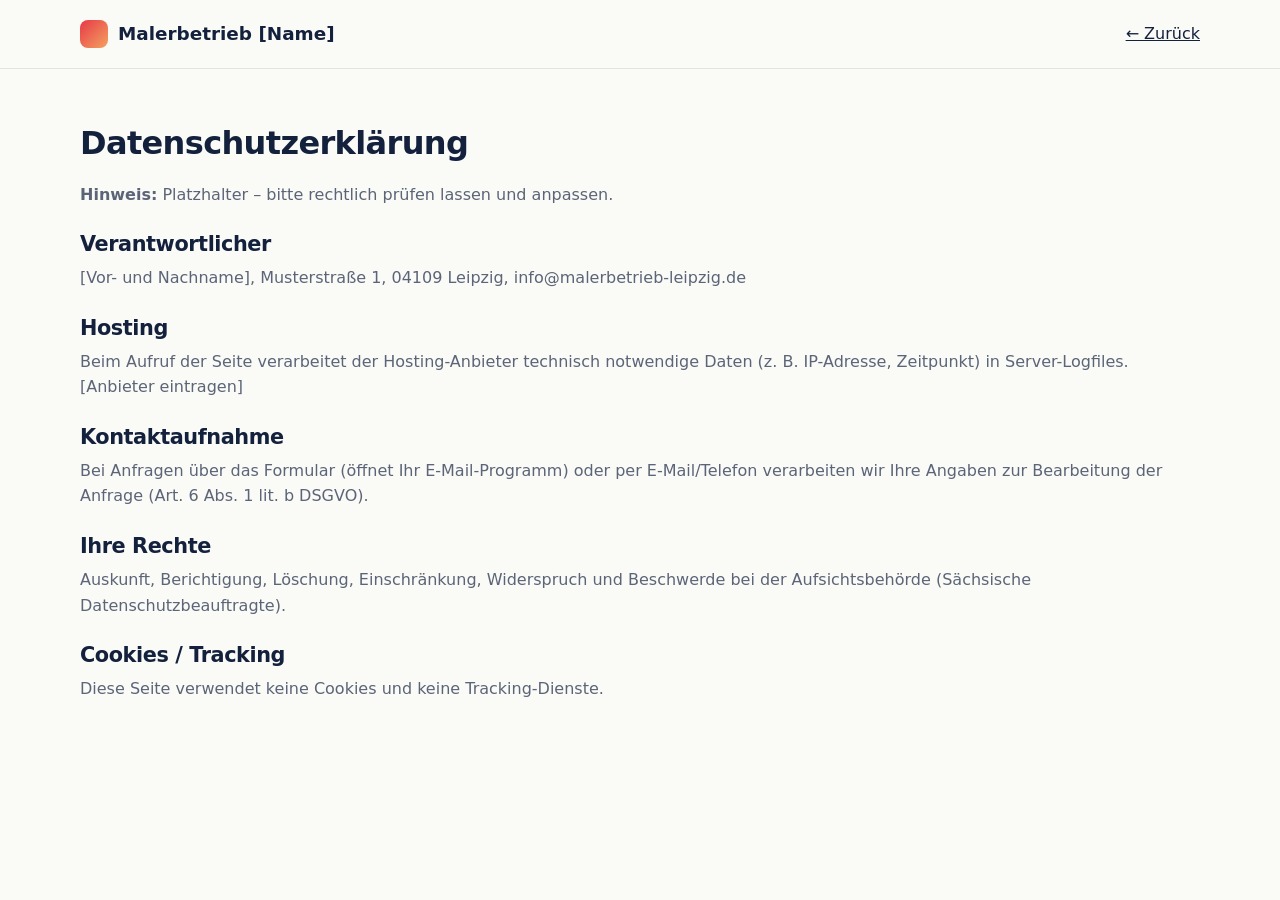
<file: malerbetrieb/datenschutz.html>
<!DOCTYPE html>
<html lang="de"><head><meta charset="UTF-8"><meta name="viewport" content="width=device-width,initial-scale=1">
<title>Datenschutzerklärung – Malerbetrieb Leipzig</title><meta name="robots" content="noindex"><link rel="stylesheet" href="style.css"></head>
<body><header><div class="wrap nav"><a class="logo" href="index.html"><i></i>Malerbetrieb [Name]</a><a href="index.html">← Zurück</a></div></header>
<main class="wrap legal"><h1>Datenschutzerklärung</h1>
<p><b>Hinweis:</b> Platzhalter – bitte rechtlich prüfen lassen und anpassen.</p>
<h2>Verantwortlicher</h2><p>[Vor- und Nachname], Musterstraße 1, 04109 Leipzig, info@malerbetrieb-leipzig.de</p>
<h2>Hosting</h2><p>Beim Aufruf der Seite verarbeitet der Hosting-Anbieter technisch notwendige Daten (z. B. IP-Adresse, Zeitpunkt) in Server-Logfiles. [Anbieter eintragen]</p>
<h2>Kontaktaufnahme</h2><p>Bei Anfragen über das Formular (öffnet Ihr E-Mail-Programm) oder per E-Mail/Telefon verarbeiten wir Ihre Angaben zur Bearbeitung der Anfrage (Art. 6 Abs. 1 lit. b DSGVO).</p>
<h2>Ihre Rechte</h2><p>Auskunft, Berichtigung, Löschung, Einschränkung, Widerspruch und Beschwerde bei der Aufsichtsbehörde (Sächsische Datenschutzbeauftragte).</p>
<h2>Cookies / Tracking</h2><p>Diese Seite verwendet keine Cookies und keine Tracking-Dienste.</p>
</main></body></html>
</file>
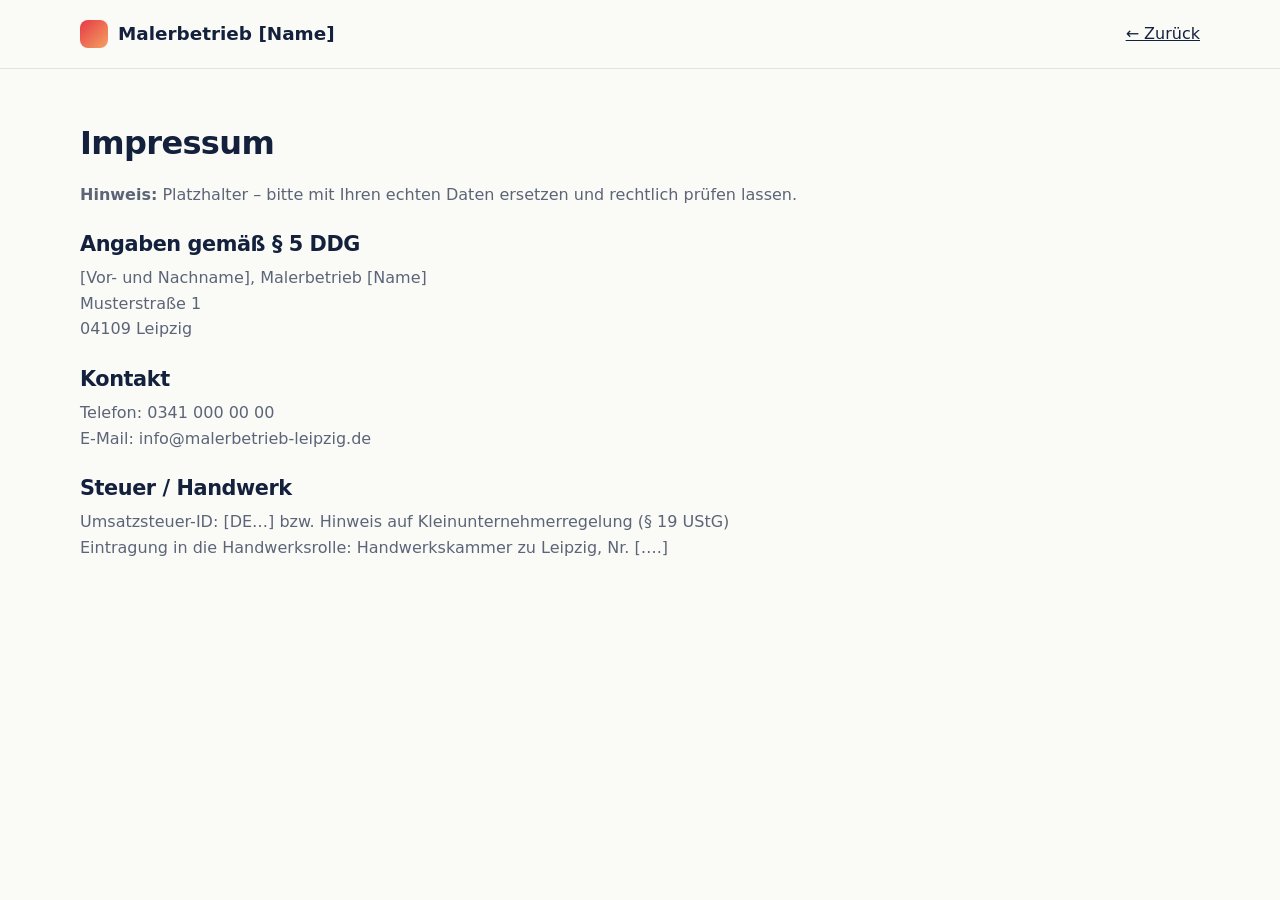
<file: malerbetrieb/impressum.html>
<!DOCTYPE html>
<html lang="de"><head><meta charset="UTF-8"><meta name="viewport" content="width=device-width,initial-scale=1">
<title>Impressum – Malerbetrieb Leipzig</title><meta name="robots" content="noindex"><link rel="stylesheet" href="style.css"></head>
<body><header><div class="wrap nav"><a class="logo" href="index.html"><i></i>Malerbetrieb [Name]</a><a href="index.html">← Zurück</a></div></header>
<main class="wrap legal"><h1>Impressum</h1>
<p><b>Hinweis:</b> Platzhalter – bitte mit Ihren echten Daten ersetzen und rechtlich prüfen lassen.</p>
<h2>Angaben gemäß § 5 DDG</h2>
<p>[Vor- und Nachname], Malerbetrieb [Name]<br>Musterstraße 1<br>04109 Leipzig</p>
<h2>Kontakt</h2>
<p>Telefon: 0341 000 00 00<br>E-Mail: info@malerbetrieb-leipzig.de</p>
<h2>Steuer / Handwerk</h2>
<p>Umsatzsteuer-ID: [DE…] bzw. Hinweis auf Kleinunternehmerregelung (§ 19 UStG)<br>Eintragung in die Handwerksrolle: Handwerkskammer zu Leipzig, Nr. [….]</p>
</main></body></html>
</file>
<file: style.css>
* { box-sizing: border-box; }

body {
  margin: 0;
  min-height: 100vh;
  display: grid;
  place-items: center;
  background: #1e1f26;
  font-family: system-ui, -apple-system, "Segoe UI", sans-serif;
}

.calculator {
  width: min(92vw, 340px);
  padding: 16px;
  background: #2a2c36;
  border-radius: 20px;
  box-shadow: 0 12px 40px rgba(0, 0, 0, 0.4);
}

.display {
  min-height: 90px;
  padding: 12px 8px;
  margin-bottom: 12px;
  text-align: right;
  display: flex;
  flex-direction: column;
  justify-content: flex-end;
  overflow: hidden;
}

.history { color: #8b8fa3; font-size: 1rem; min-height: 1.4em; }
.current { color: #fff; font-size: 2.6rem; word-break: break-all; }

.keys {
  display: grid;
  grid-template-columns: repeat(4, 1fr);
  gap: 10px;
}

button {
  padding: 18px 0;
  font-size: 1.3rem;
  color: #fff;
  background: #3a3d4a;
  border: 0;
  border-radius: 12px;
  cursor: pointer;
  transition: filter 0.1s, transform 0.05s;
}
button:hover { filter: brightness(1.15); }
button:active { transform: scale(0.95); }
button.fn { background: #4b4f61; }
button.op { background: #ff9f0a; }
button.eq { background: #30b46c; }
</file>
<file: malerbetrieb/style.css>
:root{--ink:#14213d;--brand:#e63946;--accent:#f4a261;--bg:#fafaf7;--card:#fff;--muted:#5c6577;--line:#e4e4dd;--r:14px}
*{box-sizing:border-box;margin:0;padding:0}
html{scroll-behavior:smooth}
body{font-family:system-ui,-apple-system,"Segoe UI",Roboto,sans-serif;color:var(--ink);background:var(--bg);line-height:1.6}
img,svg{max-width:100%}
a{color:inherit}
.wrap{width:min(1120px,100% - 32px);margin-inline:auto}
section{padding:72px 0}
h1,h2,h3{line-height:1.15;letter-spacing:-.02em}
h2{font-size:clamp(1.7rem,3.5vw,2.4rem);margin-bottom:12px}
.eyebrow{color:var(--brand);font-weight:700;text-transform:uppercase;letter-spacing:.12em;font-size:.8rem;margin-bottom:8px}
.lead{color:var(--muted);max-width:60ch;margin-bottom:36px}
.btn{display:inline-block;padding:14px 26px;border-radius:999px;background:var(--brand);color:#fff;font-weight:700;text-decoration:none;border:2px solid var(--brand);cursor:pointer;font-size:1rem;transition:.2s}
.btn:hover{transform:translateY(-2px);box-shadow:0 8px 20px rgba(230,57,70,.3)}
.btn.ghost{background:transparent;color:#fff;border-color:#fff}
.btn.ghost:hover{background:#fff;color:var(--ink);box-shadow:none}
/* header */
header{position:sticky;top:0;z-index:50;background:rgba(250,250,247,.92);backdrop-filter:blur(8px);border-bottom:1px solid var(--line)}
.nav{display:flex;align-items:center;justify-content:space-between;height:68px}
.logo{font-weight:800;font-size:1.15rem;text-decoration:none;display:flex;align-items:center;gap:10px}
.logo i{width:28px;height:28px;border-radius:8px;background:linear-gradient(135deg,var(--brand),var(--accent));display:inline-block}
nav ul{display:flex;gap:26px;list-style:none;align-items:center}
nav a{text-decoration:none;font-weight:600;font-size:.95rem}
nav a:hover{color:var(--brand)}
.burger{display:none;background:none;border:0;font-size:1.8rem;cursor:pointer;color:var(--ink)}
/* hero */
.hero{background:linear-gradient(120deg,rgba(20,33,61,.96),rgba(20,33,61,.82)),repeating-linear-gradient(90deg,#14213d 0 40px,#1b2a4c 40px 80px);color:#fff;padding:96px 0 88px;position:relative;overflow:hidden}
.hero::after{content:"";position:absolute;right:-120px;top:-80px;width:460px;height:460px;border-radius:50%;background:radial-gradient(circle,var(--brand),transparent 68%);opacity:.35}
.hero h1{font-size:clamp(2.2rem,6vw,4rem);max-width:16ch;margin-bottom:18px}
.hero h1 em{font-style:normal;color:var(--accent)}
.hero p{max-width:52ch;font-size:1.15rem;opacity:.9;margin-bottom:30px}
.cta{display:flex;gap:14px;flex-wrap:wrap}
.badges{display:flex;gap:28px;flex-wrap:wrap;margin-top:48px;font-size:.95rem;opacity:.9;position:relative;z-index:1}
.badges b{display:block;font-size:1.7rem;color:var(--accent)}
.hero .wrap{position:relative;z-index:1}
/* cards */
.grid{display:grid;grid-template-columns:repeat(auto-fit,minmax(250px,1fr));gap:20px}
.card{background:var(--card);border:1px solid var(--line);border-radius:var(--r);padding:26px;transition:.2s}
.card:hover{transform:translateY(-4px);box-shadow:0 12px 30px rgba(20,33,61,.08)}
.card .ic{font-size:1.9rem;margin-bottom:10px}
.card h3{font-size:1.15rem;margin-bottom:6px}
.card p{color:var(--muted);font-size:.95rem}
.alt{background:#fff;border-block:1px solid var(--line)}
/* steps */
.steps{counter-reset:s;display:grid;grid-template-columns:repeat(auto-fit,minmax(220px,1fr));gap:20px}
.step{position:relative;padding:26px 22px;border-left:3px solid var(--brand);background:var(--bg);border-radius:0 var(--r) var(--r) 0}
.step::before{counter-increment:s;content:counter(s);font-size:2.2rem;font-weight:800;color:var(--brand);display:block;line-height:1}
.step h3{margin:8px 0 4px;font-size:1.1rem}
.step p{color:var(--muted);font-size:.93rem}
/* why */
.why{display:grid;grid-template-columns:1fr 1fr;gap:48px;align-items:center}
.why ul{list-style:none;display:grid;gap:14px}
.why li{padding-left:34px;position:relative}
.why li::before{content:"✓";position:absolute;left:0;top:0;width:24px;height:24px;border-radius:50%;background:var(--brand);color:#fff;text-align:center;font-size:.85rem;line-height:24px;font-weight:700}
.palette{display:grid;grid-template-columns:repeat(4,1fr);gap:10px;aspect-ratio:1.2}
.palette span{border-radius:var(--r)}
.palette span:nth-child(1){background:var(--ink)}.palette span:nth-child(2){background:var(--brand)}
.palette span:nth-child(3){background:var(--accent)}.palette span:nth-child(4){background:#a8dadc}
.palette span:nth-child(5){background:#f1faee;border:1px solid var(--line)}.palette span:nth-child(6){background:#457b9d}
.palette span:nth-child(7){background:#e9c46a}.palette span:nth-child(8){background:#2a9d8f}
/* area */
.tags{display:flex;flex-wrap:wrap;gap:10px}
.tags span{background:#fff;border:1px solid var(--line);border-radius:999px;padding:6px 16px;font-size:.92rem;font-weight:600}
/* contact */
.contact{display:grid;grid-template-columns:1fr 1.2fr;gap:40px}
.info p{margin-bottom:10px}
.info a{color:var(--brand);font-weight:700;text-decoration:none}
form{display:grid;gap:14px;background:#fff;padding:28px;border-radius:var(--r);border:1px solid var(--line)}
label{font-weight:600;font-size:.9rem;display:grid;gap:6px}
input,select,textarea{font:inherit;padding:12px 14px;border:1px solid #cfd2d9;border-radius:10px;background:var(--bg)}
input:focus,select:focus,textarea:focus{outline:2px solid var(--brand);border-color:transparent}
textarea{min-height:120px;resize:vertical}
.row{display:grid;grid-template-columns:1fr 1fr;gap:14px}
.check{display:flex;gap:10px;align-items:flex-start;font-weight:400;font-size:.85rem;color:var(--muted)}
.check input{margin-top:4px}
.note{font-size:.9rem;font-weight:600;color:#2a9d8f;min-height:1.2em}
/* footer */
footer{background:var(--ink);color:#cbd1e0;padding:36px 0;font-size:.9rem}
footer .wrap{display:flex;justify-content:space-between;flex-wrap:wrap;gap:12px}
footer a{margin-left:18px;text-decoration:none}footer a:hover{color:#fff}
.fab{position:fixed;right:16px;bottom:16px;z-index:60;display:none;background:var(--brand);color:#fff;padding:14px 20px;border-radius:999px;font-weight:700;text-decoration:none;box-shadow:0 8px 24px rgba(0,0,0,.25)}
.legal{padding:56px 0}.legal h1{margin-bottom:20px}.legal h2{font-size:1.3rem;margin:26px 0 8px}.legal p{color:var(--muted);margin-bottom:8px}
@media(max-width:820px){
 .burger{display:block}
 nav ul{display:none;position:absolute;top:68px;left:0;right:0;background:var(--bg);flex-direction:column;padding:20px;gap:16px;border-bottom:1px solid var(--line)}
 nav ul.open{display:flex}
 .why,.contact,.row{grid-template-columns:1fr}
 section{padding:52px 0}.fab{display:block}
}
</file>
